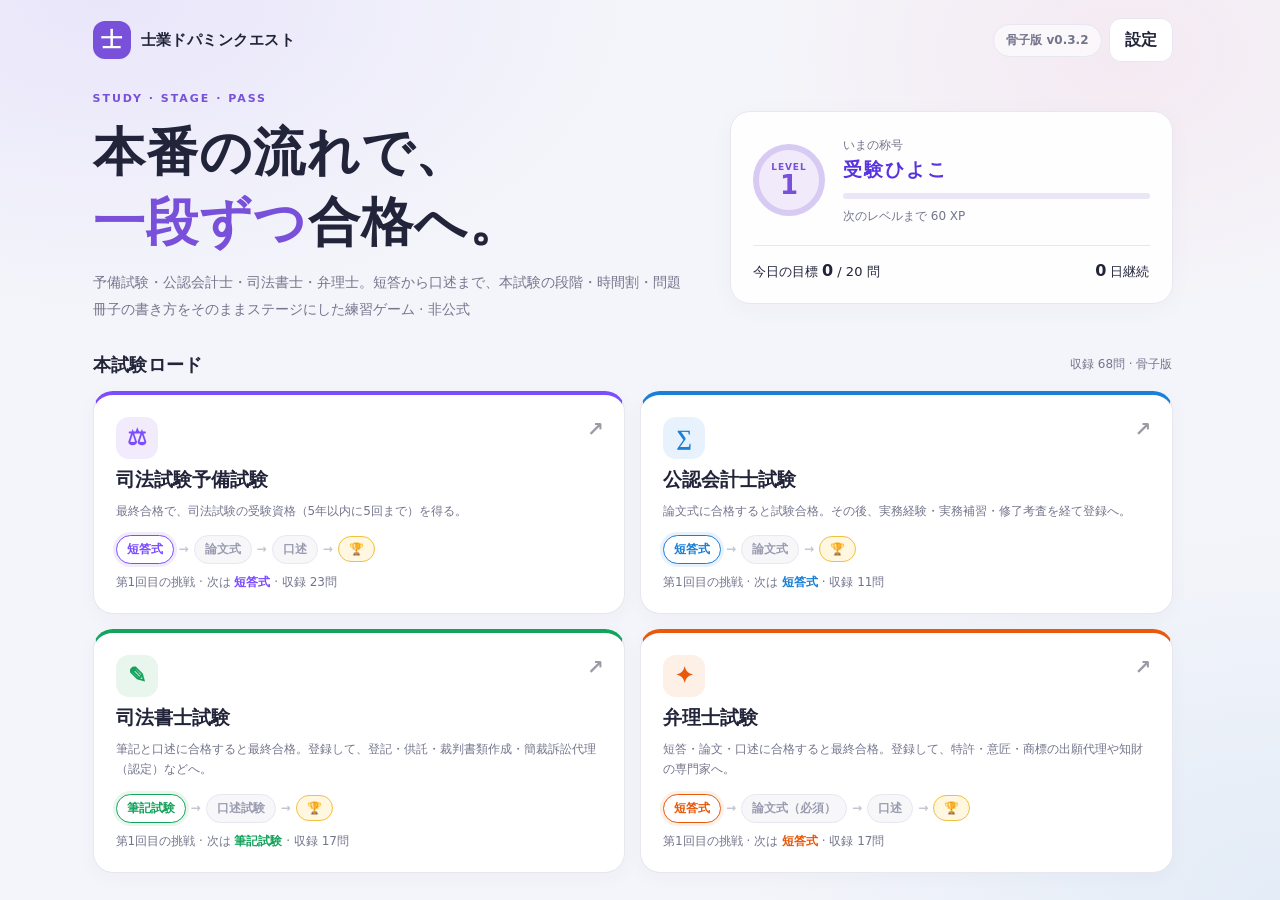
<file: index.html>
<!doctype html>
<html lang="ja">
<head>
<meta charset="utf-8">
<meta name="viewport" content="width=device-width,initial-scale=1,viewport-fit=cover">
<meta name="robots" content="noindex,nofollow,noarchive">
<meta name="color-scheme" content="light">
<meta name="theme-color" content="#f4f5fa">
<meta name="apple-mobile-web-app-capable" content="yes">
<meta name="apple-mobile-web-app-status-bar-style" content="default">
<meta name="apple-mobile-web-app-title" content="士業クエスト">
<title>士業ドパミンクエスト</title>
<link rel="icon" href="icon.svg" type="image/svg+xml">
<link rel="manifest" href="manifest.webmanifest">
<link rel="stylesheet" href="style.css?v=0.3.2">
</head>
<body>
<div id="bg"></div>
<div class="fx-aura" aria-hidden="true"></div>
<canvas id="fx" aria-hidden="true"></canvas>
<div id="app"><noscript><p style="padding:24px">このゲームを遊ぶには JavaScript を有効にしてください。</p></noscript></div>
<div id="flash"></div>
<div id="xpbar" aria-hidden="true"><div class="xin"><span class="xl">Lv.<b>1</b></span><span class="xb"><u></u></span><span class="xg"></span></div></div>
<div id="toast" role="status" aria-live="polite"></div>
<div id="sound-hint">画面をタップすると音が鳴ります</div>
<div id="modal-root"></div>

<script src="js/core.js?v=0.3.2"></script>
<script src="data/exams.js?v=0.3.2"></script>
<script src="data/q-yobi.js?v=0.3.2"></script>
<script src="data/q-cpa.js?v=0.3.2"></script>
<script src="data/q-shoshi.js?v=0.3.2"></script>
<script src="data/q-benri.js?v=0.3.2"></script>
<script src="data/easy.js?v=0.3.2"></script>
<script src="js/store.js?v=0.3.2"></script>
<script src="js/engine.js?v=0.3.2"></script>
<script src="js/fx.js?v=0.3.2"></script>
<script src="js/game.js?v=0.3.2"></script>
</body>
</html>
</file>
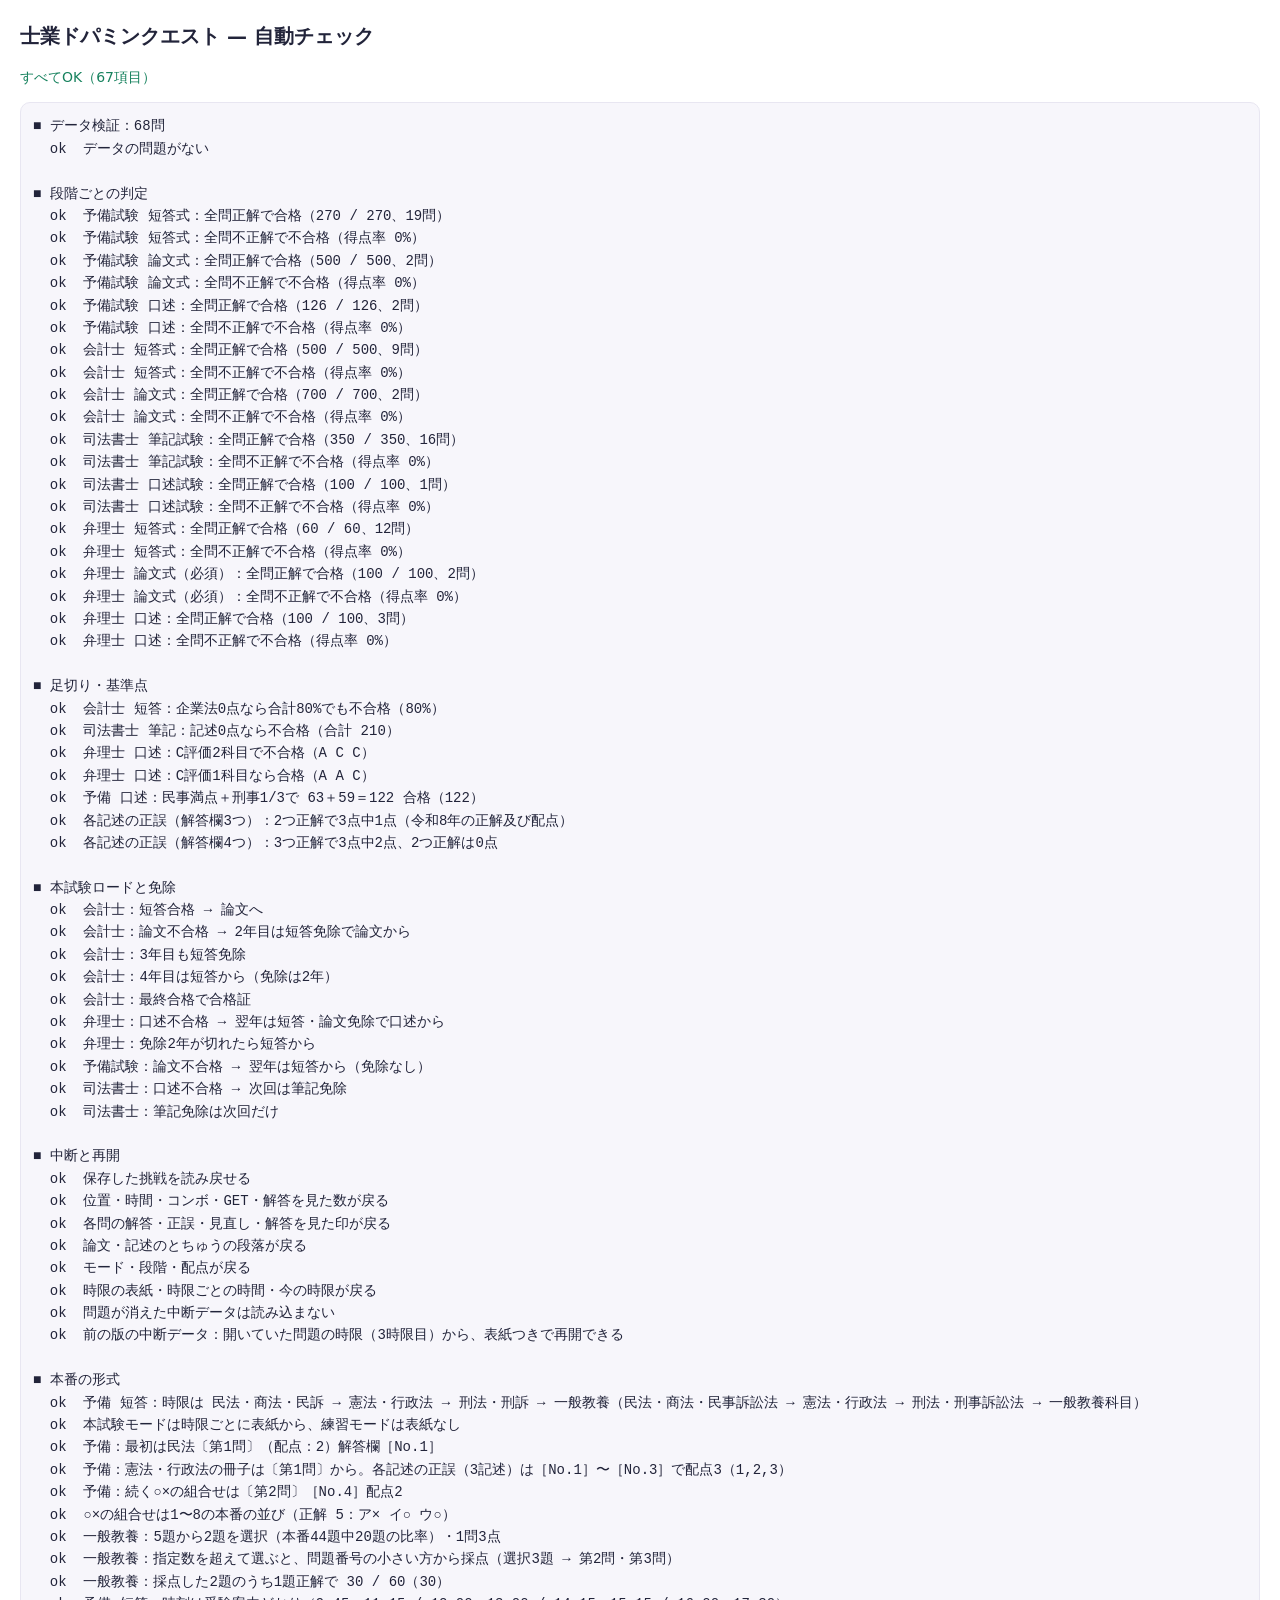
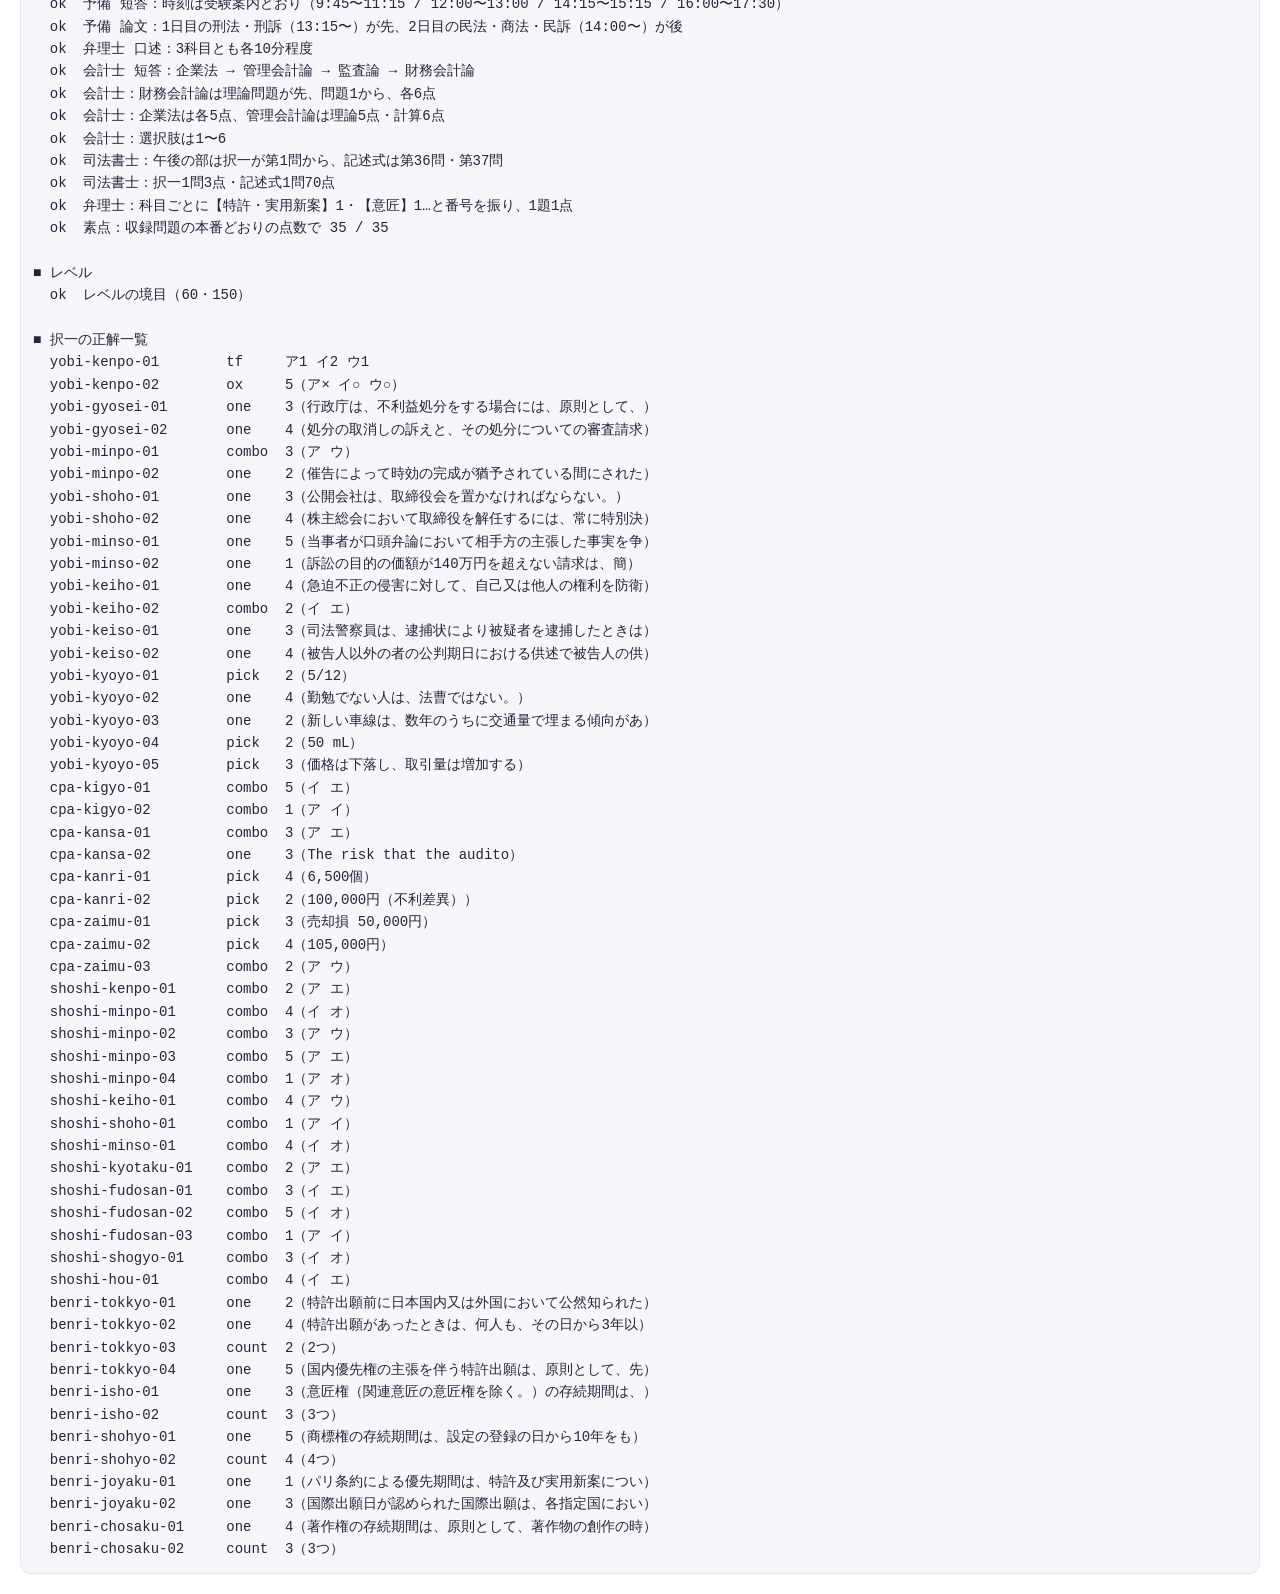
<file: tools/test.html>
<!doctype html>
<html lang="ja">
<head>
<meta charset="utf-8">
<meta name="robots" content="noindex,nofollow,noarchive">
<title>士業クエスト — 自動チェック</title>
<style>body{font:14px/1.6 "BIZ UDPGothic","Yu Gothic UI",system-ui,sans-serif;margin:20px;color:#22243a}h1{font-size:20px}pre{white-space:pre-wrap;background:#f7f6fb;border:1px solid #e8e6f1;border-radius:10px;padding:12px}.ok{color:#17825e}.ng{color:#c0392b;font-weight:700}</style>
</head>
<body>
<h1>士業ドパミンクエスト — 自動チェック</h1>
<p id="sum">実行中…</p>
<pre id="out"></pre>
<script src="../js/core.js"></script>
<script src="../data/exams.js"></script>
<script src="../data/q-yobi.js"></script>
<script src="../data/q-cpa.js"></script>
<script src="../data/q-shoshi.js"></script>
<script src="../data/q-benri.js"></script>
<script src="../data/easy.js"></script>
<script src="../js/store.js"></script>
<script src="../js/engine.js"></script>
<script>
(function () {
  'use strict';
  const out = [], fails = [];
  const log = s => out.push(s);
  const check = (cond, msg) => { if (cond) log('  ok  ' + msg); else { log('  NG  ' + msg); fails.push(msg); } };

  // 記録はテスト用に分ける（本物の記録を汚さない）
  SQ.store.reset();

  /* 1. データ検証 */
  const errs = SQ.validate();
  log('■ データ検証：' + SQ.Q.length + '問');
  errs.forEach(e => log('  NG  ' + e));
  check(errs.length === 0, 'データの問題がない');

  /* 2. 正解を選ぶ・外す関数 */
  function solve(it, good) {
    const q = it.q;
    if (q.sec === 'kyoyo') it.sel = true; // 一般教養は選択欄にもマークする
    if (q.kind === 'mcq') {
      if (q.form === 'tf') it.ans = q.st.map(s => good ? s[2] : !s[2]);
      else { const k = SQ.mcqKey(q); it.ans = good ? k.answer : (k.answer + 1) % k.choices.length; }
      it.score = SQ.judgeMcq(q, it.ans).score;
    } else if (q.kind === 'case') {
      q.steps.forEach((s, i) => {
        const right = s.options.map((o, k) => o[1] ? k : -1).filter(k => k >= 0);
        const wrong = s.options.map((o, k) => o[1] ? -1 : k).filter(k => k >= 0);
        it.stepAns[i] = s.type === 'multi' ? (good ? right : wrong) : (good ? right[0] : wrong[0]);
        it.stepScore[i] = SQ.judgeStep(s, it.stepAns[i]).score;
      });
      it.score = SQ.caseScore(q, it.stepScore);
    } else {
      it.turnScore = q.turns.map(() => good ? 1 : 0);
      it.score = SQ.oralScore(q, it.turnScore);
    }
    it.done = true;
  }

  /* 3. 各段階：全問正解なら合格、全問不正解なら不合格 */
  log('\n■ 段階ごとの判定');
  SQ.EXAMS.forEach(e => e.stages.forEach(s => {
    const good = SQ.newRun({ exam: e.id, stage: s.id, mode: 'practice' });
    good.items.forEach(it => solve(it, true));
    const rg = SQ.evalRun(good);
    check(rg.pass === true && Math.abs(rg.ratio - 1) < 1e-9, e.short + ' ' + s.name + '：全問正解で合格（' + SQ.round1(rg.score) + ' / ' + rg.of + '、' + good.items.length + '問）');
    const bad = SQ.newRun({ exam: e.id, stage: s.id, mode: 'practice' });
    bad.items.forEach(it => solve(it, false));
    const rb = SQ.evalRun(bad);
    check(rb.pass === false && rb.ratio < 0.01, e.short + ' ' + s.name + '：全問不正解で不合格（得点率 ' + Math.round(rb.ratio * 100) + '%）');
  }));

  /* 4. 足切り・基準点 */
  log('\n■ 足切り・基準点');
  (function () {
    const r = SQ.newRun({ exam: 'cpa', stage: 'tanto', mode: 'practice' });
    r.items.forEach(it => solve(it, it.q.sec !== 'kigyo'));
    const res = SQ.evalRun(r);
    check(res.ratio >= 0.7 && res.pass === false, '会計士 短答：企業法0点なら合計80%でも不合格（' + Math.round(res.ratio * 100) + '%）');
  })();
  (function () {
    const r = SQ.newRun({ exam: 'shoshi', stage: 'hikki', mode: 'practice' });
    r.items.forEach(it => solve(it, it.q.sec !== 'kijutsu'));
    const res = SQ.evalRun(r);
    check(res.pass === false, '司法書士 筆記：記述0点なら不合格（合計 ' + SQ.round1(res.score) + '）');
  })();
  (function () {
    const r = SQ.newRun({ exam: 'benri', stage: 'koujutsu', mode: 'practice' });
    r.items.forEach(it => solve(it, it.q.sec === 'tokkyo'));
    const res = SQ.evalRun(r);
    check(res.pass === false && res.abc === 'A C C', '弁理士 口述：C評価2科目で不合格（' + res.abc + '）');
    const r2 = SQ.newRun({ exam: 'benri', stage: 'koujutsu', mode: 'practice' });
    r2.items.forEach(it => solve(it, it.q.sec !== 'shohyo'));
    const res2 = SQ.evalRun(r2);
    check(res2.pass === true && res2.abc === 'A A C', '弁理士 口述：C評価1科目なら合格（' + res2.abc + '）');
  })();
  (function () {
    const r = SQ.newRun({ exam: 'yobi', stage: 'koujutsu', mode: 'practice' });
    r.items.forEach(it => { solve(it, true); if (it.q.sec === 'keiji') { it.turnScore = [1, 0, 0]; it.score = SQ.oralScore(it.q, it.turnScore); } });
    const res = SQ.evalRun(r);
    check(res.pass === true && res.score === 63 + 59, '予備 口述：民事満点＋刑事1/3で 63＋59＝122 合格（' + res.score + '）');
  })();
  (function () {
    const r = SQ.newRun({ exam: 'yobi', stage: 'tanto', mode: 'practice' });
    const tf = r.items.find(it => it.q.form === 'tf');
    tf.ans = tf.q.st.map((s, i) => i === 0 ? !s[2] : s[2]);
    check(Math.abs(SQ.judgeMcq(tf.q, tf.ans).score - 1 / 3) < 1e-9, '各記述の正誤（解答欄3つ）：2つ正解で3点中1点（令和8年の正解及び配点）');
    const four = { kind: 'mcq', form: 'tf', st: [['ア', 'a', true], ['イ', 'b', false], ['ウ', 'c', true], ['エ', 'd', false]] };
    const s3 = SQ.judgeMcq(four, [true, false, true, true]).score, s2 = SQ.judgeMcq(four, [true, true, true, true]).score;
    check(Math.abs(s3 - 2 / 3) < 1e-9 && s2 === 0, '各記述の正誤（解答欄4つ）：3つ正解で3点中2点、2つ正解は0点');
  })();

  /* 5. 本試験ロードと免除 */
  log('\n■ 本試験ロードと免除');
  const P = { pass: true, score: 1, of: 1 }, F = { pass: false, score: 0, of: 1 };
  const st = id => SQ.exam(id).stages[SQ.road(id).stage].id;
  check(SQ.roadApply('cpa', 'tanto', P) === 'next' && st('cpa') === 'ronbun', '会計士：短答合格 → 論文へ');
  SQ.roadApply('cpa', 'ronbun', F);
  check(SQ.road('cpa').year === 2 && st('cpa') === 'ronbun', '会計士：論文不合格 → 2年目は短答免除で論文から');
  SQ.roadApply('cpa', 'ronbun', F);
  check(st('cpa') === 'ronbun', '会計士：3年目も短答免除');
  SQ.roadApply('cpa', 'ronbun', F);
  check(st('cpa') === 'tanto', '会計士：4年目は短答から（免除は2年）');
  check(SQ.roadApply('cpa', 'tanto', P) === 'next' && SQ.roadApply('cpa', 'ronbun', P) === 'final' && SQ.road('cpa').wins === 1, '会計士：最終合格で合格証');

  SQ.roadApply('benri', 'tanto', P); SQ.roadApply('benri', 'ronbun', P); SQ.roadApply('benri', 'koujutsu', F);
  check(st('benri') === 'koujutsu', '弁理士：口述不合格 → 翌年は短答・論文免除で口述から');
  SQ.roadApply('benri', 'koujutsu', F); SQ.roadApply('benri', 'koujutsu', F);
  check(st('benri') === 'tanto', '弁理士：免除2年が切れたら短答から');

  SQ.roadApply('yobi', 'tanto', P); SQ.roadApply('yobi', 'ronbun', F);
  check(st('yobi') === 'tanto' && SQ.road('yobi').year === 2, '予備試験：論文不合格 → 翌年は短答から（免除なし）');

  SQ.roadApply('shoshi', 'hikki', P); SQ.roadApply('shoshi', 'koujutsu', F);
  check(st('shoshi') === 'koujutsu', '司法書士：口述不合格 → 次回は筆記免除');
  SQ.roadApply('shoshi', 'koujutsu', F);
  check(st('shoshi') === 'hikki', '司法書士：筆記免除は次回だけ');

  /* 6. 中断と再開 */
  log('\n■ 中断と再開');
  (function () {
    const r = SQ.newRun({ exam: 'shoshi', stage: 'hikki', mode: 'road' });
    solve(r.items[0], true); solve(r.items[1], false);
    r.items[2].ans = 1; r.items[3].flag = true; r.items[4].revealed = true;
    const kase = r.items.find(it => it.q.kind === 'case');
    kase.step = 2; kase.stepAns = [0, 0]; kase.stepScore = [1, 0];
    r.idx = 5; r.elapsed = 123.4; r.combo = 2; r.get = 7.5; r.peeked = 1; r.interrupted = true;
    r.opened = [true, false]; r.pElapsed = [61.5, 0]; r.curP = 0;
    const saved = JSON.parse(JSON.stringify(SQ.saveRun(r)));
    const back = SQ.loadRun(saved);
    check(!!back && back.items.length === r.items.length, '保存した挑戦を読み戻せる');
    check(back.idx === 5 && back.elapsed === 123.4 && back.combo === 2 && back.get === 7.5 && back.peeked === 1, '位置・時間・コンボ・GET・解答を見た数が戻る');
    check(back.items[0].done && back.items[0].score === 1 && back.items[1].score === 0 && back.items[2].ans === 1 && back.items[3].flag && back.items[4].revealed, '各問の解答・正誤・見直し・解答を見た印が戻る');
    const bk = back.items.find(it => it.q.kind === 'case');
    check(bk.step === 2 && bk.stepScore[0] === 1 && bk.stepAns[1] === 0, '論文・記述のとちゅうの段落が戻る');
    check(back.mode === 'road' && back.stage === 'hikki' && Math.abs(back.items[0].max - r.items[0].max) < 1e-9, 'モード・段階・配点が戻る');
    check(back.opened[0] === true && back.opened[1] === false && back.pElapsed[0] === 61.5 && back.curP === 0, '時限の表紙・時限ごとの時間・今の時限が戻る');
    const broken = JSON.parse(JSON.stringify(saved)); broken.ids[0] = 'no-such-id';
    check(SQ.loadRun(broken) === null, '問題が消えた中断データは読み込まない');
    // 時限のなかった前の版（v0.2.0）の中断データ：開いていた問題の時限から再開できる
    const y = SQ.newRun({ exam: 'yobi', stage: 'tanto', mode: 'road' });
    const old = JSON.parse(JSON.stringify(SQ.saveRun(y)));
    delete old.opened; delete old.pElapsed; delete old.curP;
    old.idx = y.items.findIndex(it => it.pno === 2);
    const ob = SQ.loadRun(old);
    check(!!ob && ob.curP === 2 && ob.opened.join() === 'true,true,false,false' && ob.pElapsed.every(v => v === 0), '前の版の中断データ：開いていた問題の時限（3時限目）から、表紙つきで再開できる');
  })();

  /* 6b. 本番の形式（時限・問題番号・解答欄・配点・一般教養の選択） */
  log('\n■ 本番の形式');
  (function () {
    const y = SQ.newRun({ exam: 'yobi', stage: 'tanto', mode: 'road' });
    check(y.periods.map(p => p.id).join(',') === 'minji,kenko,keiji,kyoyo', '予備 短答：時限は 民法・商法・民訴 → 憲法・行政法 → 刑法・刑訴 → 一般教養（' + y.periods.map(p => p.name).join(' → ') + '）');
    check(y.opened.every(v => v === false) && SQ.newRun({ exam: 'yobi', stage: 'tanto', mode: 'practice' }).opened.every(v => v === true), '本試験モードは時限ごとに表紙から、練習モードは表紙なし');
    const first = y.items[0];
    check(first.q.sec === 'minpo' && first.no === 1 && first.boxes.join() === '1' && first.pts === 2, '予備：最初は民法〔第1問〕（配点：2）解答欄［No.1］');
    const k1 = y.items.find(it => it.id === 'yobi-kenpo-01'), k2 = y.items.find(it => it.id === 'yobi-kenpo-02');
    check(k1.no === 1 && k1.boxes.join() === '1,2,3' && k1.pts === 3, '予備：憲法・行政法の冊子は〔第1問〕から。各記述の正誤（3記述）は［No.1］〜［No.3］で配点3（' + k1.boxes.join(',') + '）');
    check(k2.no === 2 && k2.boxes.join() === '4' && k2.pts === 2, '予備：続く○×の組合せは〔第2問〕［No.4］配点2');
    const key2 = SQ.mcqKey(k2.q);
    check(key2.choices.length === 8 && key2.answer === 4 && key2.choices[4].text === 'ア× イ○ ウ○', '○×の組合せは1〜8の本番の並び（正解 5：' + key2.choices[key2.answer].text + '）');
    const ky = y.items.filter(it => it.q.sec === 'kyoyo');
    check(ky.length >= 5 && y.select.kyoyo === Math.max(1, Math.round(ky.length * 20 / 44)) && ky.every(it => it.pts === 3), '一般教養：' + ky.length + '題から' + y.select.kyoyo + '題を選択（本番44題中20題の比率）・1問3点');
    ky.forEach(it => { it.done = true; it.score = 1; it.ans = 0; });
    ky[0].sel = false; ky[1].sel = true; ky[2].sel = true; ky[3].sel = true; ky[4].sel = false;
    ky[2].score = 0;
    const set = SQ.countedSet(y, 'kyoyo');
    check(set.size === 2 && set.has(ky[1]) && set.has(ky[2]) && !set.has(ky[3]), '一般教養：指定数を超えて選ぶと、問題番号の小さい方から採点（選択3題 → 第' + ky[1].no + '問・第' + ky[2].no + '問）');
    const ry = SQ.evalRun(y), sk = ry.secs.find(s => s.sec.id === 'kyoyo');
    check(Math.abs(sk.ratio - 0.5) < 1e-9 && Math.abs(sk.show - 30) < 1e-9, '一般教養：採点した2題のうち1題正解で 30 / 60（' + SQ.round1(sk.show) + '）');

    check(y.periods.map(p => p.time).join() === '9:45〜11:15,12:00〜13:00,14:15〜15:15,16:00〜17:30', '予備 短答：時刻は受験案内どおり（' + y.periods.map(p => p.time).join(' / ') + '）');
    const yr = SQ.newRun({ exam: 'yobi', stage: 'ronbun', mode: 'road' });
    check(yr.items[0].q.sec === 'keiho' && yr.periods.map(p => p.day + ':' + p.time).join() === '1:13:15〜15:35,2:14:00〜17:30', '予備 論文：1日目の刑法・刑訴（13:15〜）が先、2日目の民法・商法・民訴（14:00〜）が後');
    const ro = SQ.newRun({ exam: 'benri', stage: 'koujutsu', mode: 'road' });
    check(ro.periods.length === 3 && ro.periods.every(p => p.min === 10 && p.approx), '弁理士 口述：3科目とも各10分程度');

    const c = SQ.newRun({ exam: 'cpa', stage: 'tanto', mode: 'road' });
    check(c.periods.map(p => p.id).join(',') === 'kigyo,kanri,kansa,zaimu', '会計士 短答：企業法 → 管理会計論 → 監査論 → 財務会計論');
    const z = c.items.filter(it => it.q.sec === 'zaimu');
    check(z[0].q.form !== 'pick' && z.every((it, i) => it.no === i + 1) && z.every(it => it.pts === 6), '会計士：財務会計論は理論問題が先、問題1から、各6点');
    const kg = c.items.filter(it => it.q.sec === 'kigyo'), km = c.items.filter(it => it.q.sec === 'kanri');
    check(kg.every(it => it.pts === 5) && km.every(it => it.pts === (it.q.form === 'pick' ? 6 : 5)), '会計士：企業法は各5点、管理会計論は理論5点・計算6点');
    check(SQ.mcqKey(kg[0].q).choices.length === 6, '会計士：選択肢は1〜6');

    const s = SQ.newRun({ exam: 'shoshi', stage: 'hikki', mode: 'road' });
    const gogo = s.items.filter(it => it.pno === 1);
    const tak = gogo.filter(it => it.q.kind === 'mcq'), kij = gogo.filter(it => it.q.kind === 'case');
    check(s.periods.map(p => p.name).join() === '午前の部,午後の部' && tak.every((it, i) => it.no === i + 1) && kij.map(it => it.no).join() === '36,37', '司法書士：午後の部は択一が第1問から、記述式は第36問・第37問');
    check(s.items.filter(it => it.q.kind === 'mcq').every(it => it.pts === 3) && kij.every(it => it.pts === 70), '司法書士：択一1問3点・記述式1問70点');

    const b = SQ.newRun({ exam: 'benri', stage: 'tanto', mode: 'road' });
    const bi = b.items.filter(it => it.q.sec === 'isho'), bt = b.items.filter(it => it.q.sec === 'tokkyo');
    check(bt.map(it => it.no).join() === bt.map((x, i) => i + 1).join() && bi[0].no === 1 && b.items.every(it => it.pts === 1), '弁理士：科目ごとに【特許・実用新案】1・【意匠】1…と番号を振り、1題1点');

    const r = SQ.newRun({ exam: 'yobi', stage: 'tanto', mode: 'practice' });
    r.items.forEach(it => solve(it, true));
    const res = SQ.evalRun(r);
    const expMax = r.items.filter(it => it.q.sec !== 'kyoyo').reduce((a, it) => a + it.pts, 0) + r.select.kyoyo * 3;
    check(Math.abs(res.rawMax - expMax) < 1e-9 && Math.abs(res.rawGot - expMax) < 1e-9, '素点：収録問題の本番どおりの点数で ' + res.rawGot + ' / ' + res.rawMax);
  })();

  /* 7. レベル */
  log('\n■ レベル');
  check(SQ.levelOf(0).lv === 1 && SQ.levelOf(59).lv === 1 && SQ.levelOf(60).lv === 2 && SQ.levelOf(150).lv === 3, 'レベルの境目（60・150）');

  /* 8. 正解一覧（目視確認用） */
  log('\n■ 択一の正解一覧');
  SQ.Q.filter(q => q.kind === 'mcq').forEach(q => {
    const k = SQ.mcqKey(q);
    const ans = q.form === 'tf' ? q.st.map(s => s[0] + (s[2] ? '1' : '2')).join(' ') : (k.answer + 1) + '（' + k.choices[k.answer].text.slice(0, 24) + '）';
    log('  ' + q.id.padEnd(20) + ' ' + q.form.padEnd(6) + ' ' + ans);
  });

  SQ.store.reset();
  try { localStorage.removeItem('shigyo-quest-v1'); } catch (e) { /* noop */ }
  document.getElementById('out').textContent = out.join('\n');
  const sum = document.getElementById('sum');
  sum.className = fails.length ? 'ng' : 'ok';
  sum.textContent = fails.length ? 'NG ' + fails.length + '件：' + fails.join(' / ') : 'すべてOK（' + out.filter(s => s.startsWith('  ok')).length + '項目）';
  document.title = (fails.length ? 'NG ' : 'OK ') + document.title;
})();
</script>
</body>
</html>
</file>
<file: style.css>
/* 士業ドパミンクエスト — 簿記ドパミンクエストの白テーマとカードUIに寄せた軽量版。
   動きは transform / opacity だけ。重い filter・backdrop-filter は使わない。 */
:root {
  color-scheme: light;
  --bg: #f4f5fa; --ink: #22243a; --ink2: #3d4260; --dim: #73758c; --line: #e8e6f1; --panel: #fff; --soft: #f7f6fb;
  --pur: #7850da; --pur2: #7c4dff; --pink: #ff3d9a; --gold: #bd7c12; --blue: #1a7fd6; --red: #e5304f; --green: #17825e;
  --ec: #7850da; --et: #f1ebfc;
  --ui: "BIZ UDPGothic", "Yu Gothic UI", "Hiragino Sans", "Meiryo", system-ui, sans-serif;
  --mincho: "Yu Mincho", "YuMincho", "BIZ UDPMincho", "Hiragino Mincho ProN", serif;
  font-size: 16px;
}
* { box-sizing: border-box; margin: 0; padding: 0; }
html, body { height: 100%; overflow: hidden; background: var(--bg); color: var(--ink); font-family: var(--ui); -webkit-font-smoothing: antialiased; -webkit-text-size-adjust: 100%; }
button, input, select, textarea { font: inherit; }
h1, h2, h3, h4, p { margin: 0; }
ul, ol { list-style: none; }

#bg { position: fixed; inset: 0; z-index: 0;
  background: radial-gradient(60vw 50vh at 8% 0%, rgba(124,77,255,.09), transparent 70%),
              radial-gradient(60vw 60vh at 100% 100%, rgba(26,127,214,.08), transparent 70%),
              radial-gradient(40vw 40vh at 88% 6%, rgba(255,79,139,.07), transparent 70%), var(--bg); }
#bg::after { content: ""; position: absolute; inset: 0; opacity: 0; transition: opacity .4s;
  background: linear-gradient(120deg, rgba(255,79,139,.14), rgba(255,194,26,.13), rgba(46,204,113,.11), rgba(41,163,240,.13), rgba(124,77,255,.14)); }
body.fever #bg::after { opacity: 1; animation: feverbg 1.4s ease-in-out infinite alternate; }
@keyframes feverbg { from { opacity: .5; } to { opacity: 1; } }
#app { position: fixed; inset: 0; z-index: 3; }
#fx { position: fixed; inset: 0; width: 100%; height: 100%; z-index: 6; pointer-events: none; }
.fx-aura { position: fixed; inset: 0; z-index: 5; pointer-events: none; opacity: 0; transition: opacity .4s;
  box-shadow: inset 0 0 42px 8px rgba(255,61,154,.32), inset 0 0 110px 16px rgba(124,77,255,.15); }
body.fever .fx-aura { opacity: 1; animation: aura 1.2s ease-in-out infinite alternate; }
@keyframes aura { from { opacity: .4; } to { opacity: 1; } }
#flash { position: fixed; inset: 0; z-index: 10; pointer-events: none; opacity: 0; }
#flash.on { animation: flash .45s ease-out; }
@keyframes flash { from { opacity: .6; } to { opacity: 0; } }

/* ---------- 共通部品 ---------- */
button { cursor: pointer; border: 1px solid var(--line); background: #fff; color: var(--ink); border-radius: 12px; padding: 10px 15px; min-height: 44px; min-width: 44px; font-weight: 700; touch-action: manipulation; transition: border-color .15s, background-color .15s, transform .1s; }
button:hover:not(:disabled) { border-color: #b2a1e6; background: #faf8ff; }
button:active:not(:disabled) { transform: translateY(1px); }
button:focus-visible, input:focus-visible, select:focus-visible, summary:focus-visible { outline: 3px solid #a387ed; outline-offset: 3px; }
button:disabled { opacity: .45; cursor: default; }
button.primary { background: var(--pur); border-color: var(--pur); color: #fff; }
button.primary:hover:not(:disabled) { background: #6940c6; border-color: #6940c6; }
button.small { min-height: 36px; padding: 6px 11px; font-size: 13px; }
button.danger { color: #b63c57; }
input, select { border: 1px solid var(--line); border-radius: 10px; padding: 9px 11px; background: #fff; color: var(--ink); font-size: 16px; }
.shell { height: 100%; overflow-y: auto; overflow-x: hidden; -webkit-overflow-scrolling: touch;
  padding: calc(18px + env(safe-area-inset-top)) max(20px, env(safe-area-inset-right)) calc(30px + env(safe-area-inset-bottom)) max(20px, env(safe-area-inset-left)); scrollbar-gutter: stable; }
.wrap { max-width: 1080px; margin: 0 auto; }
.panel { background: rgba(255,255,255,.95); border: 1px solid var(--line); border-radius: 20px; padding: 22px; box-shadow: 0 5px 25px rgba(51,36,94,.03); min-width: 0; }
.muted { color: var(--dim); font-size: 12px; line-height: 1.7; }
.empty { padding: 18px 4px; }
.kicker { font-size: 11px; letter-spacing: .18em; color: var(--pur); font-weight: 800; margin-bottom: 12px; }
.sub { line-height: 1.9; color: var(--dim); font-size: 14px; margin-top: 12px; }
.sectitle { display: flex; justify-content: space-between; align-items: center; gap: 10px; margin: 30px 0 14px; }
.sectitle h2 { font-size: 18px; letter-spacing: .02em; }
.actions { display: flex; flex-wrap: wrap; gap: 10px; margin-top: 16px; }
.actions.center { justify-content: center; margin: 24px 0 6px; }
.chips { display: flex; flex-wrap: wrap; gap: 6px; margin: 12px 0; }
.chip { font-size: 12px; background: var(--et); border-radius: 9px; padding: 5px 9px; color: var(--ink2); }
.chip b { color: var(--ec); }
.chip i { font-style: normal; color: var(--dim); font-size: 11px; }
.chip.off { background: #f3f3f6; color: #9a9cb0; }
.chip.off b { color: #9a9cb0; }
.foot { margin-top: 36px; padding: 20px 0 4px; color: var(--dim); font-size: 11px; line-height: 1.9; border-top: 1px solid var(--line); }
.foot p + p { margin-top: 6px; }

/* ---------- ヘッダー ---------- */
.hdr { display: flex; align-items: center; justify-content: space-between; gap: 14px; margin-bottom: 30px; }
.brand { display: flex; align-items: center; gap: 10px; border: 0; background: none; padding: 0; font-size: 15px; letter-spacing: .03em; font-weight: 800; }
.brand:hover:not(:disabled) { background: none; }
.mark { width: 38px; height: 38px; border-radius: 12px; background: var(--pur); color: #fff; display: grid; place-items: center; font-size: 21px; font-family: var(--mincho); }
.tools { display: flex; gap: 7px; align-items: center; }
.pill { border: 1px solid var(--line); background: rgba(255,255,255,.6); padding: 7px 12px; border-radius: 30px; font-size: 12px; color: var(--dim); font-weight: 700; }

/* ---------- ホーム ---------- */
.hero { display: grid; grid-template-columns: 1.35fr 1fr; gap: 40px; align-items: center; margin-bottom: 8px; }
.hero h1 { font-size: clamp(30px, 4.2vw, 52px); line-height: 1.35; letter-spacing: .025em; font-weight: 900; }
.hero h1 em { font-style: normal; color: var(--pur); }
.lvtop { display: grid; grid-template-columns: 72px 1fr; gap: 18px; align-items: center; }
.orb { position: relative; background: #f0eafa; border: 6px solid #d7caf3; border-radius: 50%; width: 72px; height: 72px; display: flex; flex-direction: column; align-items: center; justify-content: center; color: var(--pur); }
.orb small { font-size: 9px; letter-spacing: .1em; font-weight: 800; }
.orb b { font-size: 26px; line-height: 1; }
.orb::after { content: ""; position: absolute; inset: -7px; border-radius: 50%; border: 2px solid #b49cf0; opacity: 0; animation: orbping 2.6s ease-out infinite; }
@keyframes orbping { 0% { opacity: .7; transform: scale(.9); } 70%, 100% { opacity: 0; transform: scale(1.32); } }
.lvinfo strong { display: block; font-family: var(--mincho); font-size: 19px; color: #5a33e0; letter-spacing: .1em; margin: 2px 0; }
.meter { height: 6px; background: #ebe6f6; border-radius: 4px; overflow: hidden; margin: 10px 0 6px; }
.meter i { display: block; height: 100%; border-radius: 4px; background: linear-gradient(90deg, #7c4dff, #ff3d9a); transform-origin: left; animation: meterin 1s cubic-bezier(.2,1,.3,1) .2s backwards; }
@keyframes meterin { from { transform: scaleX(0); } }
.goalrow { margin-top: 18px; padding-top: 15px; border-top: 1px solid var(--line); display: flex; justify-content: space-between; gap: 12px; font-size: 13px; }
.goalrow b { font-size: 16px; }
.goalrow.done { color: var(--gold); font-weight: 800; }

.exams { display: grid; grid-template-columns: repeat(2, 1fr); gap: 15px; }
.ecard { position: relative; text-align: left; padding: 22px; border-radius: 20px; display: flex; flex-direction: column; align-items: flex-start; gap: 8px; border-top: 4px solid var(--ec); background: #fff; box-shadow: 0 5px 20px rgba(51,36,94,.03); animation: cardin .5s cubic-bezier(.2,1.3,.4,1) backwards; }
.ecard:hover:not(:disabled) { border-color: var(--line); border-top-color: var(--ec); background: #fff; box-shadow: 0 8px 26px rgba(51,36,94,.08); }
.eicon { width: 42px; height: 42px; display: inline-grid; place-items: center; border-radius: 13px; background: var(--et); color: var(--ec); font-size: 22px; font-family: var(--mincho); flex: 0 0 auto; }
.ename { font-size: 19px; }
.egoal { font-size: 12px; color: var(--dim); line-height: 1.7; font-weight: 400; }
.emeta { font-size: 12px; color: var(--dim); font-weight: 400; }
.emeta b { color: var(--ec); }
.arrow { position: absolute; right: 20px; top: 22px; font-size: 20px; opacity: .45; }
.path { display: flex; flex-wrap: wrap; align-items: center; gap: 5px; margin: 6px 0 2px; }
.node { font-size: 12px; padding: 5px 10px; border-radius: 99px; border: 1px solid var(--line); color: #9a9cb0; background: #f7f7fa; font-weight: 700; }
.node.done { background: var(--ec); border-color: var(--ec); color: #fff; }
.node.ex { background: var(--et); border-color: var(--ec); color: var(--ec); border-style: dashed; }
.node.now { border-color: var(--ec); color: var(--ec); background: #fff; box-shadow: 0 0 0 3px var(--et); animation: nowpulse 1.8s ease-in-out infinite; }
.node.goal { background: #fff7e0; border-color: #f0c040; color: #a86f00; }
.node.goal.won { background: linear-gradient(135deg, #ffc21a, #ff8a3d); color: #3a1e00; border-color: transparent; }
@keyframes nowpulse { 50% { box-shadow: 0 0 0 6px var(--et); } }
.lnk { color: #c3c4d3; font-size: 12px; }
.cards { display: grid; grid-template-columns: repeat(4, 1fr); gap: 13px; }
.card { position: relative; min-height: 150px; text-align: left; padding: 20px; display: flex; flex-direction: column; align-items: flex-start; gap: 8px; border-radius: 19px; box-shadow: 0 5px 20px rgba(51,36,94,.03); animation: cardin .5s cubic-bezier(.2,1.3,.4,1) backwards; }
.card strong { font-size: 16px; }
.card small { font-weight: 400; font-size: 12px; line-height: 1.7; color: var(--dim); }
.card .icon { font-size: 20px; width: 40px; height: 40px; display: grid; place-items: center; border-radius: 13px; background: #f1ebfc; color: var(--pur); }
.card.featured { background: var(--pur); color: #fff; border-color: var(--pur); overflow: hidden; }
.card.featured:hover:not(:disabled) { background: #6940c6; }
.card.featured small { color: #eee6ff; }
.card.featured .icon { background: rgba(255,255,255,.15); color: #fff; }
.card.featured::after { content: ""; position: absolute; inset: 0; background: linear-gradient(105deg, transparent 35%, rgba(255,255,255,.36) 48%, transparent 62%); transform: translateX(-110%); animation: shine 3.4s ease-in-out 1.2s infinite; pointer-events: none; }
@keyframes shine { 0% { transform: translateX(-110%); } 35%, 100% { transform: translateX(110%); } }
.cards .card:nth-child(2) { animation-delay: .05s; } .cards .card:nth-child(3) { animation-delay: .1s; } .cards .card:nth-child(4) { animation-delay: .15s; }
@keyframes cardin { from { opacity: 0; transform: translateY(14px) scale(.96); } }

/* ---------- 本試験ロード ---------- */
.ehero { border-top: 5px solid var(--ec); }
.ehero h1 { display: flex; align-items: center; gap: 12px; font-size: clamp(24px, 3.4vw, 36px); font-weight: 900; }
.ehero .kicker { color: var(--ec); }
.roadline { display: flex; align-items: stretch; gap: 0; overflow-x: auto; margin: 22px 0 12px; padding: 6px 2px 10px; }
.rnode { flex: 0 0 auto; min-width: 104px; border: 1px solid var(--line); border-radius: 16px; padding: 12px 14px; background: #f8f8fb; color: #9a9cb0; display: flex; flex-direction: column; gap: 3px; }
.rnode .rno { font-size: 10px; letter-spacing: .14em; font-weight: 800; }
.rnode b { font-size: 16px; }
.rnode small { font-size: 11px; }
.rnode.done { background: var(--ec); border-color: var(--ec); color: #fff; }
.rnode.ex { background: var(--et); border-color: var(--ec); border-style: dashed; color: var(--ec); }
.rnode.now { background: #fff; border: 2px solid var(--ec); color: var(--ink); box-shadow: 0 0 0 4px var(--et); }
.rnode.now .rno { color: var(--ec); }
.rnode.goal { background: #fffaf0; border-color: #f0d08a; color: #a86f00; }
.rnode.goal.won { background: linear-gradient(135deg, #ffc21a, #ff8a3d); color: #3a1e00; border-color: transparent; }
.rlink { flex: 0 0 22px; align-self: center; height: 3px; background: repeating-linear-gradient(90deg, #cfd0de 0 6px, transparent 6px 10px); }
.roadstat { font-size: 13px; color: var(--ink2); margin-bottom: 14px; }
button.big { display: flex; flex-direction: column; align-items: center; gap: 2px; width: 100%; max-width: 520px; padding: 14px 20px; font-size: 17px; background: var(--ec); border-color: var(--ec); }
button.big:hover:not(:disabled) { filter: brightness(.94); background: var(--ec); border-color: var(--ec); }
button.big small { font-size: 11px; font-weight: 500; opacity: .85; }
.target { display: flex; flex-wrap: wrap; align-items: center; gap: 10px 14px; margin-top: 16px; font-size: 13px; color: var(--ink2); }
.target label { display: flex; align-items: center; gap: 8px; }
.target .soon b { color: var(--red); }
.stages { display: grid; gap: 14px; }
.stage { border-left: 5px solid var(--line); }
.stage.now { border-left-color: var(--ec); }
.stage.done, .stage.ex { border-left-color: var(--ec); opacity: .92; }
.sthead { display: flex; flex-wrap: wrap; align-items: center; gap: 8px 12px; }
.sthead h3 { font-size: 19px; }
.sno { font-size: 10px; letter-spacing: .16em; font-weight: 800; color: var(--ec); }
.when { font-size: 12px; color: var(--dim); }
.stbadge { margin-left: auto; font-size: 11px; font-weight: 800; padding: 4px 10px; border-radius: 99px; background: #f1f1f5; color: var(--dim); }
.stbadge.now { background: var(--et); color: var(--ec); }
.stbadge.done { background: var(--ec); color: #fff; }
.stbadge.ex { background: #fff; color: var(--ec); border: 1px dashed var(--ec); }
.lead { font-size: 14px; line-height: 1.85; color: var(--ink2); margin-top: 10px; }
.rule { font-size: 13px; line-height: 1.7; }
.rule b { color: var(--ec); margin-right: 6px; }
.mini { font-size: 12px; color: var(--dim); margin-top: 6px; line-height: 1.7; }
.facts { margin-top: 12px; border: 1px solid var(--line); border-radius: 12px; background: var(--soft); }
.facts summary { cursor: pointer; padding: 10px 14px; font-size: 13px; font-weight: 700; color: var(--ink2); }
.facts ul { padding: 0 14px 12px 30px; list-style: disc; }
.facts li { font-size: 12px; line-height: 1.8; color: var(--ink2); }
.loglist { display: grid; gap: 10px; }
.logrow { display: flex; flex-wrap: wrap; align-items: center; gap: 6px; font-size: 13px; }
.logrow > b { min-width: 52px; color: var(--ink2); }
.lg { padding: 4px 9px; border-radius: 9px; font-size: 12px; font-weight: 700; }
.lg.ok { background: #e8f6ee; color: #17825e; }
.lg.ng { background: #fff1f3; color: #b44551; }

/* ---------- 挑戦中 ---------- */
.runshell { padding-top: calc(10px + env(safe-area-inset-top)); padding-bottom: 0; }
.runwrap { max-width: 860px; }
.runwrap.docked { max-width: 1240px; }
.runhdr { position: sticky; top: calc(-10px - env(safe-area-inset-top)); z-index: 4; display: flex; flex-wrap: wrap; align-items: center; justify-content: space-between; gap: 6px 14px; padding: 10px 0 8px; background: linear-gradient(var(--bg) 82%, rgba(244,245,250,0)); }
.rl { display: flex; flex-direction: column; min-width: 0; }
.rl b { font-size: 15px; white-space: nowrap; overflow: hidden; text-overflow: ellipsis; }
.rl small { font-size: 11px; color: var(--dim); }
.qno { font-weight: 900; font-size: 13px; color: var(--dim); white-space: nowrap; }
.qno b { font-size: 20px; color: var(--ink); }
.rr .done { font-size: 12px; font-weight: 800; color: var(--dim); white-space: nowrap; }
.rr { display: flex; justify-content: flex-end; align-items: center; gap: 10px; margin-left: auto; }
.get { font-weight: 900; font-size: 12px; letter-spacing: .08em; color: #a86f00; background: #fff6dc; border: 1px solid #f0d08a; padding: 4px 9px; border-radius: 9px; white-space: nowrap; }
.get small { font-size: 10px; margin-left: 1px; }
.get b { font-size: 16px; font-variant-numeric: tabular-nums; display: inline-block; }
.combo { font-weight: 900; font-style: italic; letter-spacing: .06em; color: var(--dim); font-size: 12px; white-space: nowrap; }
.combo b { font-size: 20px; display: inline-block; }
.combo[data-tier="1"] { color: #7c4dff; } .combo[data-tier="2"] { color: #ff7a00; } .combo[data-tier="3"] { color: #ff3d9a; }
.combo[data-tier="3"]::before { content: "🔥"; font-style: normal; }
.bump { animation: bump .32s cubic-bezier(.2,1.6,.4,1); }
@keyframes bump { 0% { transform: scale(1.6); } 100% { transform: scale(1); } }
.secnav { display: flex; gap: 7px; overflow-x: auto; padding-bottom: 8px; margin-bottom: 4px; }
.secnav button { flex: 0 0 auto; font-size: 12px; padding: 8px 12px; min-height: 38px; }
.secnav button.on { background: var(--ec); border-color: var(--ec); color: #fff; }
.secnav small { font-weight: 500; opacity: .8; }
.qnav { display: flex; gap: 6px; overflow-x: auto; padding: 2px 2px 10px; margin-bottom: 8px; }
.qc { flex: 0 0 auto; min-width: 40px; min-height: 40px; padding: 0; border-radius: 11px; font-size: 13px; }
.qc.cur { border: 2px solid var(--ec); color: var(--ec); }
.qc.ok { background: #e8f6ee; border-color: #8fd0ad; color: #17825e; }
.qc.mid { background: #e8f3fd; border-color: #8cc0ee; color: #1a6fb8; }
.qc.ng { background: #fff4e6; border-color: #f3c487; color: #b56a00; }
.qc.flag { background: #fff9e8; border-color: #f0c040; }
.qc.flag::after { content: "⚑"; font-size: 9px; margin-left: 1px; }
.qc.cur.ok, .qc.cur.mid, .qc.cur.ng { border-width: 2px; }
.qpanel { position: relative; background: #fff; border: 1px solid var(--line); border-top: 4px solid var(--ec); border-radius: 20px; padding: 26px; box-shadow: 0 5px 25px rgba(51,36,94,.04); min-width: 0; }
.runwrap.enter .qpanel { animation: qin .35s cubic-bezier(.2,1.2,.4,1) backwards; }
@keyframes qin { from { opacity: 0; transform: translateY(14px); } }

/* 問題と、解答を見たときの解答の列（PCは隣に固定、スマホは問題の下） */
.quizgrid { display: grid; grid-template-columns: minmax(0, 1fr); gap: 16px; align-items: start; }
@media (min-width: 801px) {
  .quizgrid.docked { grid-template-columns: minmax(0, 1fr) 360px; }
  .quizgrid.docked .dock { position: sticky; top: 72px; max-height: calc(100vh - 220px); overflow-y: auto; overscroll-behavior: contain; border-radius: 20px; }
}
.answerdock { border-top: 4px solid var(--ec); padding: 18px; }
.dockhead { display: flex; justify-content: space-between; align-items: center; gap: 10px; margin-bottom: 8px; }
.dockhead h3 { font-size: 17px; }
.answerdock .ans { font-weight: 800; font-size: 14px; line-height: 1.7; margin-bottom: 6px; }
.answerdock .mini { margin-top: 10px; }
.dock, .feedback, #stepcard { scroll-margin-top: 90px; scroll-margin-bottom: 170px; }

/* 直前の問題の正誤（本試験モード） */
.lastjudge { display: flex; flex-wrap: wrap; align-items: center; gap: 6px 10px; margin: 0 0 12px; padding: 9px 12px; border-radius: 14px; font-size: 13px; border: 1px solid; }
.lastjudge.ok { background: #fff1f3; border-color: #ffc2cb; color: #c0182d; }
.lastjudge.part { background: #fff8e1; border-color: #ffe08a; color: #9a6b00; }
.lastjudge.ng { background: #eef8ff; border-color: #b5e2ff; color: #0f6aa8; }
.lastjudge b { font-size: 14px; }
.lastjudge small { font-size: 12px; margin-left: 4px; }
.lastjudge button { margin-left: auto; min-height: 34px; padding: 5px 11px; font-size: 12px; }
.lastans { flex-basis: 100%; order: 3; color: var(--ink); font-size: 12px; line-height: 1.7; user-select: text; }
.runwrap.enter .lastjudge { animation: lastin .4s cubic-bezier(.2,1.4,.4,1) backwards; }
@keyframes lastin { from { opacity: 0; transform: translateY(-8px) scale(.97); } }

/* 下に固定した答案用紙（マークシート）。--mk はその試験の答案用紙のインクの色 */
.markbar { --mk: var(--ec); position: sticky; bottom: 0; z-index: 4; margin: 14px -6px 0; padding: 8px 12px calc(10px + env(safe-area-inset-bottom)); background: rgba(255,255,255,.97); border: 1px solid var(--line); border-bottom: 0; border-radius: 18px 18px 0 0; box-shadow: 0 -8px 26px rgba(51,36,94,.08); display: flex; flex-direction: column; gap: 8px; }
.msheet { border: 1.5px solid var(--mk); border-radius: 10px; padding: 4px 8px 6px; background: #fffdfb; }
.mtitle { font-size: 10.5px; font-weight: 800; letter-spacing: .12em; color: var(--mk); text-align: center; line-height: 18px; }
.marks { display: grid; grid-template-columns: repeat(auto-fit, minmax(176px, 1fr)); gap: 4px 12px; justify-items: center; align-items: center; }
.mrow { display: flex; align-items: center; gap: 6px; justify-content: center; }
.mlab { min-width: 4.2em; display: flex; flex-direction: column; align-items: flex-end; font-size: 12px; font-weight: 900; color: var(--mk); line-height: 1.15; white-space: nowrap; font-variant-numeric: tabular-nums; }
.mlab small { font-size: 10px; font-weight: 700; color: var(--ink2); }
.mb { width: 34px; height: 44px; min-width: 34px; min-height: 44px; padding: 0; border-radius: 50%; font-size: 15px; font-weight: 800; border: 1.6px solid var(--mk); color: var(--mk); background: #fff; font-variant-numeric: tabular-nums; }
.mb.on { background: #2a2a33; border-color: #2a2a33; color: #fff; }
.mb.right { background: #2f9e67; border-color: #2f9e67; color: #fff; }
.mb.wrong { background: #e0803a; border-color: #e0803a; color: #fff; }
.mb.key { box-shadow: inset 0 0 0 3px #2f9e67; color: #2f9e67; border-color: #2f9e67; }
.mb:disabled { opacity: .45; }
.mb.on:disabled, .mb.right:disabled, .mb.wrong:disabled, .mb.key:disabled { opacity: 1; }
.mb.selbox { width: 40px; font-size: 13px; }
.msep { width: 1px; align-self: stretch; background: var(--mk); opacity: .35; margin: 4px 2px; }
.mgroup { display: inline-flex; align-items: center; gap: 5px; padding: 3px 6px 3px 10px; border-radius: 99px; background: var(--soft); }
.mgroup b { color: var(--ec); font-size: 15px; margin-right: 2px; }
.mnav { display: flex; gap: 8px; align-items: center; }
.mnav button { min-height: 48px; white-space: nowrap; }
.mnav .primary { flex: 1; font-size: 16px; }
.mnav button.on { background: #fff6dc; border-color: #f0c040; }
.mhint { flex: 1; text-align: center; color: var(--dim); font-size: 13px; font-weight: 700; }
.mstep { display: flex; gap: 6px; flex-wrap: wrap; justify-content: center; }
.mstep i { font-style: normal; font-size: 11px; font-weight: 800; padding: 4px 9px; border-radius: 99px; background: #f1f1f5; color: #9a9cb0; }
.mstep i.c { background: var(--ec); color: #fff; }
.mstep i.d { background: var(--et); color: var(--ec); }

/* 中断した挑戦 */
.resume { display: flex; flex-wrap: wrap; gap: 12px 16px; justify-content: space-between; align-items: center; background: #fff5dc; border-color: #eed69f; margin: 18px 0; }
.resume strong { font-size: 15px; }
.resume .actions { margin-top: 0; }
.rchips { display: flex; gap: 6px; justify-content: center; flex-wrap: wrap; margin-top: 12px; }
.rchip { font-size: 11px; font-weight: 800; padding: 4px 10px; border-radius: 99px; background: #f3f1f8; color: var(--ink2); border: 1px solid var(--line); }
.peek { font-style: normal; font-size: 10px; padding: 2px 6px; border-radius: 6px; background: #fff6dc; color: #a86f00; margin-left: 4px; font-weight: 800; }
body.fever .qpanel { border-color: #ff9cc4; border-top-color: #ff3d9a; box-shadow: 0 0 0 3px rgba(255,61,154,.14), 0 5px 25px rgba(51,36,94,.04); }
.wobble { animation: wobble .6s cubic-bezier(.3,1.6,.5,1); }
@keyframes wobble { 20% { transform: scale(1.01,.98) rotate(-.6deg); } 40% { transform: scale(.99,1.02) rotate(.5deg); } 60% { transform: rotate(-.3deg); } }
.qtag { font-size: 11px; color: var(--ec); letter-spacing: .05em; font-weight: 800; margin-bottom: 8px; }
.qtitle { font-size: 21px; margin-bottom: 14px; line-height: 1.5; }
.qtext { font-size: 16px; line-height: 1.95; user-select: text; }
.qtext.en { font-family: "Segoe UI", system-ui, var(--ui); }
.qtext.small { font-size: 13px; line-height: 1.85; color: var(--ink2); margin-bottom: 10px; }
/* かんたんに言うと（いつも表示） */
.easy { margin: 14px 0 4px; border: 1px solid #cfe8d4; background: #f2faf3; border-radius: 14px; padding: 10px 14px 12px; }
.easy .eh { font-size: 13px; font-weight: 800; color: #1d7340; margin-bottom: 4px; }
.easy p:not(.eh) { font-size: 15px; line-height: 1.85; color: #20402b; user-select: text; }
.easy.small { margin: 0 0 10px; }
.easy.small p:not(.eh) { font-size: 13px; }
.stl { margin: 18px 0 6px; display: grid; gap: 8px; }
.stl li { border: 1px solid var(--line); border-radius: 14px; padding: 12px 14px; background: var(--soft); }
.sttext { display: flex; gap: 10px; font-size: 15px; line-height: 1.85; user-select: text; }
.sttext b { flex: 0 0 auto; min-width: 1.6em; color: var(--ec); }
.stl.tf li.ok { background: #f0f9f5; border-color: #9fd6b8; }
.stl.tf li.ng { background: #fff7ef; border-color: #f0c99a; }
.tfbtns { display: flex; gap: 8px; margin-top: 10px; padding-left: 2.2em; }
.tfb { flex: 0 1 140px; font-size: 14px; min-height: 42px; }
.tfb.on { border: 2px solid var(--ec); background: var(--et); color: var(--ec); }
.stnote { margin-top: 8px; padding-left: 2.2em; font-size: 13px; line-height: 1.8; color: var(--ink2); }
.choices { display: grid; gap: 9px; margin-top: 18px; }
.choices.short { grid-template-columns: repeat(auto-fill, minmax(150px, 1fr)); }
.choice { text-align: left; display: flex; gap: 12px; align-items: center; font-weight: 500; line-height: 1.75; padding: 11px 14px; }
.choice b { flex: 0 0 auto; border-radius: 8px; background: #f3f1f8; padding: 2px 10px; color: var(--ec); font-weight: 900; }
.choice span { user-select: text; }
.choice.sel { border: 2px solid var(--ec); background: var(--et); }
.choice.sel b { background: var(--ec); color: #fff; }
.choice.right { border: 2px solid #3fb57a; background: #effaf4; opacity: 1; }
.choice.right b { background: #3fb57a; color: #fff; }
.choice.wrong { border: 2px solid #f0a35a; background: #fff6ec; opacity: 1; }
.choices .choice:disabled { opacity: .7; }
.choices .choice.right:disabled, .choices .choice.wrong:disabled { opacity: 1; }
@keyframes selpop { 0% { transform: scale(.97); } 60% { transform: scale(1.015); } 100% { transform: none; } }
.qactions { display: flex; flex-wrap: wrap; justify-content: flex-end; gap: 9px; margin-top: 20px; }
.qactions .primary { min-width: 150px; }
.qactions button.on { background: #fff6dc; border-color: #f0c040; }
.fbhost { position: relative; }
.feedback { position: relative; margin-top: 20px; padding: 18px 20px; background: #f0f9f5; border: 1px solid #cde5d8; border-radius: 15px; line-height: 1.8; }
.feedback.wrong { background: linear-gradient(135deg, #fffbea, #eef9ff); border-color: #ffd99a; }
.feedback h4 { font-size: 18px; margin-bottom: 8px; padding-right: 90px; min-height: 30px; }
.feedback .ans { font-weight: 700; font-size: 14px; margin-bottom: 8px; }
.notes { display: grid; gap: 6px; margin: 8px 0; }
.notes li { font-size: 13px; line-height: 1.75; display: flex; gap: 8px; align-items: baseline; user-select: text; }
.notes li > b { flex: 0 0 auto; min-width: 2em; color: var(--ec); }
.tfmark { flex: 0 0 auto; font-weight: 900; }
.tfmark.o { color: #17825e; } .tfmark.x { color: #c0392b; }
.exp { font-size: 14px; line-height: 1.85; margin-top: 8px; user-select: text; }
.fl { font-size: 12px; font-weight: 800; color: var(--ec); margin-top: 6px; }
.model { white-space: normal; font-family: var(--mincho); font-size: 14px; line-height: 2; background: #fff; border: 1px solid var(--line); border-radius: 12px; padding: 12px 14px; margin-top: 6px; user-select: text; }

/* ハンコ */
.stamp { position: absolute; right: 12px; top: 10px; width: 80px; height: 80px; border-radius: 50%; display: grid; place-items: center; color: #d7263d; border: 4px solid currentColor; box-shadow: inset 0 0 0 3px rgba(255,255,255,.9), inset 0 0 0 5px currentColor; font-weight: 900; font-size: 19px; opacity: .9; transform: rotate(-14deg); pointer-events: none; mix-blend-mode: multiply; animation: hanko .44s cubic-bezier(.2,1.5,.35,1) both; z-index: 1; }
.stamp b { white-space: nowrap; line-height: 1; }
.stamp.ng { color: #ff8a00; font-size: 15px; animation-name: hankopop; }
@keyframes hanko { 0% { opacity: 0; transform: scale(3) rotate(-34deg); } 46% { opacity: 1; transform: scale(.86) rotate(-10deg); } 70% { transform: scale(1.07) rotate(-16deg); } 100% { opacity: .9; transform: scale(1) rotate(-14deg); } }
@keyframes hankopop { 0% { opacity: 0; transform: scale(.3) rotate(-30deg); } 55% { opacity: 1; transform: scale(1.18) rotate(-8deg); } 75% { transform: scale(.94) rotate(-16deg); } 100% { opacity: .9; transform: scale(1) rotate(-14deg); } }

/* 論文・記述 */
.factbox { background: #fffdf6; border: 1px solid #efe4c4; border-radius: 14px; padding: 14px 16px; font-size: 15px; line-height: 1.95; user-select: text; }
.factbox .fl { color: #a86f00; margin-top: 4px; }
.factbox .fl:first-child { margin-top: 0; }
.factbox.small { font-size: 14px; margin-top: 12px; }
.stepper { display: flex; flex-wrap: wrap; gap: 6px; margin: 16px 0 10px; }
.stp { font-size: 12px; font-weight: 800; padding: 5px 11px; border-radius: 99px; background: #f1f1f5; color: #9a9cb0; }
.stp.cur { background: var(--ec); color: #fff; }
.stp.done { background: var(--et); color: var(--ec); }
.stepcard { position: relative; border: 1px solid var(--line); border-radius: 16px; padding: 16px; background: var(--soft); }
.prompt { font-size: 15px; line-height: 1.8; margin-bottom: 12px; font-weight: 700; padding-right: 76px; }
.prompt b { color: var(--ec); margin-right: 8px; }
.prompt small { display: block; font-size: 11px; color: var(--dim); font-weight: 500; }
.opts { display: grid; gap: 8px; }
.opt { display: flex; gap: 12px; align-items: flex-start; text-align: left; font-weight: 500; line-height: 1.75; padding: 11px 14px; }
.opt .box { flex: 0 0 auto; width: 20px; height: 20px; margin-top: 4px; border: 2px solid #c9c2e0; border-radius: 6px; background: #fff; position: relative; }
.opts.one .box, .opt.one .box { border-radius: 50%; }
.opt.on { border: 2px solid var(--ec); background: var(--et); }
.opt.on .box { border-color: var(--ec); background: var(--ec); box-shadow: inset 0 0 0 3px #fff; }
.opt.right { border: 2px solid #3fb57a; background: #effaf4; }
.opt.right .box { border-color: #3fb57a; background: #3fb57a; box-shadow: inset 0 0 0 3px #fff; }
.opt.wrong { border: 2px solid #f0a35a; background: #fff6ec; }
.opt.missed { border: 2px dashed #3fb57a; }
.opt:disabled { opacity: .78; }
.opt.right:disabled, .opt.wrong:disabled, .opt.missed:disabled { opacity: 1; }
.otext { display: flex; flex-direction: column; gap: 4px; user-select: text; }
.onote { font-size: 12px; color: var(--ink2); line-height: 1.7; }
.sheet { margin-top: 18px; border-radius: 14px; border: 1px solid #e6e0cc; padding: 14px 18px 16px;
  background: repeating-linear-gradient(#fffef9 0 33px, #e9e4d3 33px 34px); font-family: var(--mincho); }
.paperhead { font-family: var(--ui); font-size: 11px; letter-spacing: .14em; font-weight: 800; color: #a89f80; line-height: 20px; }
.sheet p { display: flex; gap: 12px; align-items: flex-start; font-size: 14px; line-height: 34px; }
.sheet p b { flex: 0 0 6em; font-family: var(--ui); font-size: 12px; line-height: 17px; min-height: 34px; display: flex; align-items: center; color: var(--ec); }
.sheet p .mk { line-height: 34px; }
.sheet p .sl { flex: 1; min-width: 0; line-height: 34px; }
.sheet .blank { color: #b9b29a; font-size: 13px; }
.mk { font-weight: 900; flex: 0 0 auto; font-family: var(--ui); }
.mk.ok { color: #17825e; } .mk.mid { color: #1a6fb8; } .mk.ng { color: #c0392b; }

/* ---------- 本番の問題冊子 ---------- */
.book { position: relative; margin-top: 12px; padding: 22px 22px 20px; background: #fffefb; color: #141414; border: 1px solid #e4e0d4; border-radius: 4px; box-shadow: 0 1px 0 #efebe0, 0 8px 20px rgba(0,0,0,.035);
  font-family: var(--mincho); font-size: 15.5px; line-height: 1.95; user-select: text; font-feature-settings: "palt" 0; }
.book .bh { font-family: var(--ui); font-weight: 800; font-size: 15px; line-height: 1.6; margin-bottom: 4px; letter-spacing: .02em; }
.book .bh small { font-weight: 700; font-size: 13px; margin-left: .4em; }
.book .bpts { font-weight: 500; }
.bsec { font-family: var(--ui); font-weight: 800; font-size: 14px; margin-bottom: 14px; }
.bsec small { display: block; font-weight: 600; font-size: 11px; color: var(--dim); margin-top: 2px; }
.bq { margin-bottom: 6px; }
.bstem { text-indent: 1em; }
.bstem.en { font-family: "Times New Roman", "Segoe UI", serif; text-indent: 0; }
.st-shoshi .bq, .st-cpa .bq { display: flex; gap: .9em; align-items: flex-start; }
.st-shoshi .bstem, .st-cpa .bstem { text-indent: 0; flex: 1; min-width: 0; }
.bno { font-family: var(--ui); font-weight: 900; flex: 0 0 auto; white-space: nowrap; }
.qbox { flex: 0 0 auto; font-family: var(--ui); font-weight: 800; font-size: 14px; border: 1.5px solid #141414; padding: 0 .45em; line-height: 1.7; margin-top: .2em; white-space: nowrap; }
.runhead { display: table; margin: -6px auto 14px; font-family: var(--ui); font-size: 13px; font-weight: 600; border: 1.5px solid #141414; padding: 2px 12px; letter-spacing: .04em; }
.st-benri .bstem { margin-top: 6px; }
.bsts { display: grid; gap: 2px; margin: 8px 0 4px; padding-left: 1em; }
.st-shoshi .bsts, .st-cpa .bsts { padding-left: 3.2em; }
.st-benri .bsts { padding-left: 0; gap: 12px; margin-top: 14px; }
.bst { display: flex; gap: .35em; align-items: flex-start; border-radius: 4px; }
.bl { flex: 0 0 auto; min-width: 1.6em; }
.st-shoshi .bl { min-width: 2em; }
.st-benri .bl { min-width: 2.2em; }
.bt { flex: 1; min-width: 0; }
.bbox { white-space: nowrap; margin-left: .3em; font-family: var(--ui); font-weight: 600; font-size: .92em; }
.bres { display: block; font-family: var(--ui); font-size: 12px; font-weight: 800; margin-top: 2px; }
.bres.ok { color: #17825e; } .bres.ng { color: #c05a00; }
.bst.ok { background: #f1faf5; } .bst.ng { background: #fff6ee; }
.bchs { margin: 10px 0 2px; font-variant-numeric: tabular-nums; }
.bchs.lay-row { display: flex; flex-wrap: wrap; gap: 4px 2.2em; padding-left: 0; }
.st-shoshi .bchs.lay-row, .st-cpa .bchs.lay-row { padding-left: 3.6em; }
.bchs.lay-grid3 { display: grid; grid-template-columns: repeat(3, minmax(0, max-content)); gap: 2px 2.4em; padding-left: 1em; }
.bchs.lay-col { display: grid; gap: 4px; padding-left: 1em; }
.st-benri .bchs.lay-col { padding-left: 0; }
.bch { display: inline-flex; gap: .3em; align-items: baseline; border-radius: 4px; padding: 0 3px; }
.bchs.lay-row .bch, .bchs.lay-grid3 .bch { white-space: nowrap; }
.bch b { font-weight: 500; flex: 0 0 auto; }
.bch.sel, .bst.sel { background: #f1ecff; box-shadow: inset 0 -2px 0 var(--ec); }
.bch.key, .bst.key { background: #e8f6ee; box-shadow: inset 0 0 0 1.5px #8fd0ad; }
.bch.mine, .bst.mine { background: #fff1e4; box-shadow: inset 0 0 0 1.5px #f3c487; }
.bch.key::after, .bst.key > .bt::after { content: "正解"; font-family: var(--ui); font-size: 10px; font-weight: 800; color: #17825e; margin-left: .5em; }
.bch.mine::after, .bst.mine > .bt::after { content: "あなた"; font-family: var(--ui); font-size: 10px; font-weight: 800; color: #b56a00; margin-left: .5em; }
.bcase { margin-top: 4px; }
.bcase .fl { font-family: var(--ui); color: #141414; font-size: 13px; margin-top: 8px; }
.bcase .fl:first-child { margin-top: 0; }
.kind-mcq .easy, .kind-case .easy { margin-top: 8px; }
.qpanel.covering { padding: 18px; }

/* 表紙（時限の始めの注意事項） */
.cover { text-align: center; padding: 30px 26px 26px; }
.cvtop { font-size: 13px; color: #555; letter-spacing: .06em; }
.cvtitle { font-family: var(--mincho); font-size: 30px; letter-spacing: .3em; margin: 12px 0 4px; font-weight: 600; }
.cvsub { font-family: var(--mincho); font-size: 21px; letter-spacing: .12em; }
.cvstep { display: inline-block; margin-top: 10px; font-family: var(--ui); font-size: 12px; font-weight: 800; color: var(--ec); background: var(--et); padding: 3px 12px; border-radius: 99px; }
.cvbox { text-align: left; border: 1.5px solid #141414; margin: 20px auto 0; max-width: 640px; padding: 12px 18px 14px; }
.cvh { text-align: center; font-family: var(--ui); font-weight: 800; letter-spacing: .5em; margin-bottom: 6px; }
.cvbox ol { list-style: none; counter-reset: cv; display: grid; gap: 6px; }
.cvbox li { counter-increment: cv; position: relative; padding-left: 2.2em; font-size: 14.5px; line-height: 1.85; }
.cvbox li::before { content: "(" counter(cv) ")"; position: absolute; left: 0; font-family: var(--ui); font-size: 13px; }
.cvtime { margin-top: 14px; font-family: var(--ui); font-weight: 800; font-size: 14px; }

/* 時限の切り替え */
.pnav { display: flex; gap: 7px; overflow-x: auto; padding-bottom: 8px; margin-bottom: 2px; }
.pnav button { flex: 0 0 auto; display: flex; flex-direction: column; align-items: flex-start; gap: 1px; font-size: 12.5px; font-weight: 800; padding: 7px 12px; min-height: 44px; text-align: left; }
.pnav button small { font-size: 10.5px; font-weight: 600; opacity: .8; }
.pnav button.on { background: var(--ec); border-color: var(--ec); color: #fff; opacity: 1; }
.pnav button.past { background: #eef6f1; border-color: #b9dcc8; color: #2b6e4b; }
.pnav button.lock { background: #f4f4f7; color: #9a9cb0; }
.pnav button:disabled { opacity: 1; cursor: default; }
.qc.picked { box-shadow: inset 0 -3px 0 var(--ec); }

/* 司法書士 記述式の答案用紙（欄ごとの表） */
.ansgrid { margin-top: 18px; border: 2px double #7a7a7a; padding: 8px 10px 10px; background: #fff; font-family: var(--mincho); }
.ansgrid table { width: 100%; border-collapse: collapse; font-size: 14px; }
.ansgrid th { width: 9.5em; text-align: left; vertical-align: top; font-family: var(--ui); font-size: 12px; font-weight: 700; border: 1px solid #555; padding: 7px 8px; background: #fafafa; line-height: 1.5; }
.ansgrid th small { display: block; font-size: 10.5px; color: var(--dim); font-weight: 600; }
.ansgrid td { border: 1px solid #555; padding: 7px 10px; line-height: 1.8; min-height: 2.2em; white-space: pre-wrap; }
.ansgrid tr.todo td { background: repeating-linear-gradient(-45deg, #fff 0 6px, #f6f6f6 6px 7px); }
.sym { display: inline-block; min-width: 1.6em; font-family: var(--mincho); font-weight: 700; color: var(--ec); }
.sheet.cbt { background: repeating-linear-gradient(#fff 0 33px, #e3e7ef 33px 34px); border-color: #cdd5e3; font-family: var(--ui); }
.sheet.cbt .paperhead { color: #6d7b96; }

/* 結果：時限ごとの時間 */
.ttable { padding: 6px 4px; overflow-x: auto; }
.ttable table { width: 100%; border-collapse: collapse; font-size: 13px; }
.ttable th { font-size: 11px; color: var(--dim); text-align: left; padding: 6px 10px; border-bottom: 1px solid var(--line); white-space: nowrap; }
.ttable td { padding: 9px 10px; border-bottom: 1px solid var(--line); vertical-align: top; line-height: 1.5; }
.ttable tr:last-child td { border-bottom: 0; }
.ttable td small { display: block; font-size: 11px; color: var(--dim); }
.ttable td.fast { color: #17825e; font-weight: 800; }
.ttable td.slow { color: #c05a00; font-weight: 800; }
.scorehint { font-size: 11px; color: var(--dim); margin-top: -2px; }
.peek.off { background: #f1f1f5; color: #8a8ca0; }
.timeline { color: var(--ink2); }
.timeline b { color: var(--ec); margin-right: 4px; }

/* 口述 */
.oral { display: flex; flex-direction: column; gap: 12px; }
.examiners { display: flex; align-items: center; gap: 12px; }
.ex { width: 58px; height: 58px; border-radius: 50%; display: grid; place-items: center; font-weight: 900; font-size: 13px; color: #fff; background: #8a8fa8; flex: 0 0 auto; transition: transform .2s; }
.ex.main { background: #3d4260; }
.ex.sub { background: #8a8fa8; }
.ex.talk { transform: scale(1.08); box-shadow: 0 0 0 4px var(--et); }
.turnno { font-size: 12px; font-weight: 800; color: var(--dim); letter-spacing: .1em; }
.turnhead { display: flex; align-items: center; gap: 12px; margin-top: 4px; scroll-margin-top: 96px; }
.examiners.small .ex { width: 44px; height: 44px; font-size: 12px; }
.kind-oral .factbox.small { margin: 12px 0 14px; }
.bubble { position: relative; border-radius: 16px; padding: 13px 16px; font-size: 16px; line-height: 1.85; background: #f1f2f8; border: 1px solid #e1e3ee; max-width: 92%; user-select: text; }
.bubble.sub, .bubble.react { animation: qin .3s cubic-bezier(.2,1.2,.4,1) backwards; }
.bubble.main { align-self: flex-start; }
.bubble.sub { align-self: flex-start; background: #fff7e6; border-color: #f2d59a; margin-left: 24px; }
.bubble.react { background: #eef8f2; border-color: #c8e6d4; }
.turnlist { display: grid; gap: 8px; }
.turnlist li { display: flex; gap: 10px; font-size: 14px; line-height: 1.7; }

/* ---------- 結果 ---------- */
.rhero { text-align: center; padding: 30px 20px 26px; position: relative; overflow: hidden; border-top: 5px solid var(--ec); }
.rank { display: block; font-size: clamp(88px, 22vw, 136px); font-weight: 900; font-style: italic; line-height: 1; margin: 4px auto; --rc: #7c4dff; color: #fff;
  text-shadow: 4px 0 0 var(--rc), -4px 0 0 var(--rc), 0 4px 0 var(--rc), 0 -4px 0 var(--rc), 3px 3px 0 var(--rc), -3px -3px 0 var(--rc), 3px -3px 0 var(--rc), -3px 3px 0 var(--rc), 0 10px 0 rgba(40,20,80,.16);
  animation: rankslam .6s cubic-bezier(.2,1.5,.3,1) .2s both; }
.rank.r-S { --rc: #ff9500; } .rank.r-A { --rc: #ff3d9a; } .rank.r-B { --rc: #1a7fd6; } .rank.r-C { --rc: #15a35c; } .rank.r-D { --rc: #8a8fa8; }
@keyframes rankslam { 0% { opacity: 0; transform: scale(2.4) rotate(-8deg); } 60% { opacity: 1; transform: scale(.94) rotate(-3deg); } 100% { opacity: 1; transform: scale(1) rotate(-3deg); } }
.score b { font-size: 58px; font-weight: 900; color: var(--ec); font-variant-numeric: tabular-nums; line-height: 1.2; }
.score b.abc { letter-spacing: .2em; }
.score small { font-size: 18px; color: var(--dim); }
.passbar { position: relative; height: 12px; border-radius: 9px; background: #efeaf8; margin: 30px auto 10px; max-width: 440px; }
.passbar i { position: absolute; inset: 0; border-radius: 9px; background: linear-gradient(90deg, var(--ec), #ff3d9a); transform-origin: left; transform: scaleX(0); transition: transform 1s cubic-bezier(.2,1,.3,1); }
.passbar i.go { transform: scaleX(var(--w)); }
.passbar em { position: absolute; top: -7px; bottom: -7px; width: 3px; margin-left: -1px; border-radius: 2px; background: #e0283c; }
.passbar em::after { content: attr(data-l); position: absolute; bottom: 100%; left: 50%; transform: translateX(-50%); margin-bottom: 3px; font-size: 10px; font-weight: 900; color: #e0283c; white-space: nowrap; font-style: normal; }
.seal { position: absolute; right: 18px; top: 18px; width: 100px; height: 100px; border-radius: 50%; display: grid; place-items: center; color: #d7263d; border: 5px solid currentColor; box-shadow: inset 0 0 0 4px rgba(255,255,255,.9), inset 0 0 0 7px currentColor; font-size: 28px; font-weight: 900; letter-spacing: .04em; opacity: 0; transform: rotate(-12deg); pointer-events: none; mix-blend-mode: multiply; }
.seal.fail { color: #7a7f9a; font-size: 22px; }
.seal.go { opacity: .92; animation: hanko .5s cubic-bezier(.2,1.5,.35,1) both; }
.rankmsg { font-family: var(--mincho); letter-spacing: .12em; color: #4a4e6a; font-size: 14px; margin-top: 10px; line-height: 1.8; }
.roadmsg { margin: 14px 0; border-radius: 18px; padding: 18px 20px; border: 1px solid var(--line); background: #fff; }
.roadmsg > b { font-size: 18px; font-weight: 900; letter-spacing: .06em; }
.roadmsg p { font-size: 14px; line-height: 1.8; margin-top: 6px; color: var(--ink2); }
.roadmsg.ok { border-color: #9fd6b8; background: #f0f9f5; }
.roadmsg.ok > b { color: #17825e; }
.roadmsg.final { border: 0; background: linear-gradient(135deg, #fff1c9, #ffd9ec 55%, #e7ddff); }
.roadmsg.final > b { color: #a0521b; font-size: 21px; }
.roadmsg.fail { background: linear-gradient(135deg, #fffbea, #eef9ff); border-color: #ffd99a; }
.summary { display: grid; grid-template-columns: repeat(4, 1fr); gap: 12px; margin: 14px 0; }
.stat { text-align: center; padding: 16px 8px; animation: cardin .5s cubic-bezier(.2,1.3,.4,1) backwards; }
.stat small { display: block; font-size: 11px; color: var(--dim); }
.stat strong { display: block; font-size: 26px; color: var(--pur); font-variant-numeric: tabular-nums; }
.stat strong small { display: inline; font-size: 13px; }
.stat.xp strong { color: #e08600; }
.secrows { display: grid; gap: 14px; }
.secrow { display: grid; grid-template-columns: 1fr auto; gap: 4px 10px; align-items: baseline; font-size: 14px; }
.secrow b { font-variant-numeric: tabular-nums; }
.secrow.off { color: #9a9cb0; }
.secrow.bad b { color: #c0392b; }
.secbar { grid-column: 1 / -1; position: relative; height: 7px; border-radius: 9px; background: #efeaf8; }
.secbar u { position: absolute; inset: 0; border-radius: 9px; background: linear-gradient(90deg, var(--ec), #29a3f0); transform-origin: left; transform: scaleX(0); transition: transform .8s cubic-bezier(.2,1,.3,1) .3s; }
.secbar u.go { transform: scaleX(var(--w)); }
.secbar em { position: absolute; top: -4px; bottom: -4px; width: 2px; background: #e0283c; border-radius: 2px; }
.badtxt { grid-column: 1 / -1; color: #c0392b; font-size: 11px; font-weight: 700; }
.notesbox { margin: 12px 0; padding: 12px 16px 12px 30px; list-style: disc; background: #f4efff; border: 1px solid #e1d7f5; border-radius: 12px; }
.notesbox li { font-size: 13px; line-height: 1.8; }
.reviews { display: grid; gap: 9px; }
.review { padding: 0; }
.review summary { cursor: pointer; display: flex; align-items: center; gap: 10px; padding: 14px 16px; min-height: 48px; }
.review summary small { margin-left: auto; color: var(--dim); font-size: 11px; white-space: nowrap; }
.rvno { font-weight: 900; color: var(--dim); font-size: 12px; }
.rvt { font-weight: 700; font-size: 14px; }
.rvbody { padding: 0 18px 16px; }
.rvbody .ans { font-size: 13px; font-weight: 700; line-height: 1.8; margin: 6px 0; }
.rvstep { border-top: 1px dashed var(--line); padding-top: 8px; margin-top: 8px; font-size: 13px; line-height: 1.8; }

/* ---------- 記録 ---------- */
.stephead { margin-bottom: 18px; }
.stephead h1 { font-size: 28px; }
.certs { display: grid; grid-template-columns: repeat(auto-fill, minmax(220px, 1fr)); gap: 12px; }
.cert { position: relative; text-align: center; padding: 22px 16px; border-radius: 14px; background: linear-gradient(#fffdf5, #fff7e0); border: 3px double #d8b45c; display: flex; flex-direction: column; gap: 6px; }
.cert small { font-family: var(--mincho); letter-spacing: .5em; color: #a0521b; font-size: 13px; }
.cert b { font-family: var(--mincho); font-size: 18px; color: var(--ec); }
.cert span { font-size: 12px; color: var(--dim); }
.quad { font-weight: 900; color: #fff; background: linear-gradient(135deg, #ff3d9a, #7c4dff); padding: 5px 12px; border-radius: 99px; font-size: 12px; }
.recexams { display: grid; grid-template-columns: repeat(2, 1fr); gap: 14px; }
.recexam { border-top: 4px solid var(--ec); }
.recgrid { display: grid; grid-template-columns: repeat(3, 1fr); gap: 8px; margin: 14px 0 4px; }
.recgrid div { background: var(--soft); border-radius: 10px; padding: 8px 10px; }
.recgrid small { display: block; font-size: 11px; color: var(--dim); }
.recgrid b { font-size: 18px; }
.recgrid b small { display: inline; font-size: 12px; }

/* ---------- モーダル ---------- */
.overlay { position: fixed; inset: 0; z-index: 20; background: rgba(34,36,58,.4); display: flex; align-items: center; justify-content: center; padding: 20px; animation: fadein .2s ease; }
@keyframes fadein { from { opacity: 0; } }
.sheetbox { background: #fff; border: 1px solid var(--line); border-radius: 23px; padding: 22px; width: min(560px, 100%); max-height: 90dvh; overflow: auto; box-shadow: 0 15px 80px rgba(34,29,85,.2); animation: qin .3s cubic-bezier(.2,1.2,.4,1); }
.sheetbox h3 { font-size: 15px; margin: 20px 0 6px; }
.sheethead { display: flex; justify-content: space-between; align-items: center; gap: 10px; margin-bottom: 14px; }
.sheethead h2 { font-size: 20px; }
.settings { display: grid; gap: 14px; }
.setting { display: flex; align-items: center; justify-content: space-between; gap: 16px; font-size: 14px; font-weight: 700; }
.setting input[type=checkbox] { width: 24px; height: 24px; accent-color: var(--pur); flex: 0 0 auto; }
.setting input[type=range] { width: 46%; accent-color: var(--pur); padding: 0; border: 0; }
.filebtn { display: inline-flex; align-items: center; border: 1px solid var(--line); border-radius: 12px; padding: 10px 15px; min-height: 44px; font-weight: 700; cursor: pointer; background: #fff; }
.filebtn input { display: none; }
.list { display: grid; gap: 9px; margin-top: 12px; }
.row { display: flex; justify-content: space-between; align-items: center; gap: 12px; text-align: left; padding: 15px 18px; }
.row small { color: var(--dim); font-weight: 500; }
.help p { font-size: 14px; line-height: 1.9; color: var(--ink2); }

/* ---------- 演出 ---------- */
#toast { position: fixed; left: 50%; bottom: calc(24px + env(safe-area-inset-bottom)); transform: translateX(-50%); z-index: 30; display: flex; flex-direction: column; gap: 6px; align-items: center; pointer-events: none; }
#toast div { background: #1c2033; color: #fff; padding: 9px 18px; border-radius: 99px; font-size: 14px; box-shadow: 0 6px 20px rgba(28,32,51,.2); animation: toastin 2.6s ease forwards; white-space: nowrap; }
@keyframes toastin { 0% { opacity: 0; transform: translateY(10px); } 10%, 80% { opacity: 1; transform: none; } 100% { opacity: 0; } }
#sound-hint { position: fixed; left: 14px; bottom: calc(14px + env(safe-area-inset-bottom)); z-index: 13; font-size: 12px; color: #fff; background: rgba(28,32,51,.78); padding: 6px 12px; border-radius: 99px; display: none; }
#sound-hint.show { display: block; }
.pop { position: fixed; z-index: 11; pointer-events: none; transform: translate(-50%, -50%); font-weight: 900; white-space: nowrap; font-size: clamp(22px, 6vw, 32px); font-style: italic; color: #fff; --pc: #7c4dff;
  text-shadow: 2px 0 0 var(--pc), -2px 0 0 var(--pc), 0 2px 0 var(--pc), 0 -2px 0 var(--pc), 2px 2px 0 var(--pc), -2px -2px 0 var(--pc), 2px -2px 0 var(--pc), -2px 2px 0 var(--pc), 0 5px 0 rgba(40,20,80,.2);
  animation: popup 1.3s cubic-bezier(.2,1.4,.4,1) forwards; }
.pop.xp { --pc: #ef8a00; color: #fffbe8; }
.pop.cheer { --pc: #ff8a00; color: #fffbe8; font-size: clamp(16px, 4.5vw, 22px); }
@keyframes popup { 0% { opacity: 0; transform: translate(-50%,-30%) scale(.4); } 15% { opacity: 1; transform: translate(-50%,-60%) scale(1.15); } 70% { opacity: 1; transform: translate(-50%,-110%) scale(1); } 100% { opacity: 0; transform: translate(-50%,-150%) scale(.9); } }
.banner { position: fixed; left: 0; right: 0; top: 36%; z-index: 12; pointer-events: none; text-align: center; padding: 0 8px; font-weight: 900; font-style: italic; font-size: clamp(40px, 11vw, 92px); line-height: 1.05; letter-spacing: .03em; color: #fff;
  --bc: #ff9500; --bd: #8a4b00; --band: rgba(255,179,0,.18);
  text-shadow: 3px 0 0 var(--bc), -3px 0 0 var(--bc), 0 3px 0 var(--bc), 0 -3px 0 var(--bc), 2px 2px 0 var(--bc), -2px -2px 0 var(--bc), 2px -2px 0 var(--bc), -2px 2px 0 var(--bc), 0 7px 0 var(--bd), 0 12px 22px rgba(40,20,80,.25);
  animation: bannerslam 1.4s cubic-bezier(.2,1.2,.3,1) forwards; }
.banner::before { content: ""; position: absolute; left: 0; right: 0; top: 50%; height: 1.7em; margin-top: -.95em; z-index: -1; background: linear-gradient(90deg, transparent, var(--band) 18%, var(--band) 82%, transparent); transform: skewY(-4deg); animation: bandin .35s cubic-bezier(.2,1.2,.3,1) both; }
.banner small { display: block; margin-top: .55em; font-size: clamp(13px, 3.6vw, 21px); font-style: normal; font-weight: 800; letter-spacing: .1em; color: var(--ink); text-shadow: 0 0 3px #fff, 0 0 8px #fff, 0 0 14px #fff; }
.banner.go { --bc: #1a7fd6; --bd: #0b3f73; --band: rgba(41,163,240,.16); }
.banner.combo { --bc: #ff3d9a; --bd: #8a0f4d; --band: rgba(255,61,154,.16); }
.banner.fever { --bd: #4b1fa8; --band: rgba(124,77,255,.18); text-shadow: 3px 0 0 #ff3d9a, -3px 0 0 #7c4dff, 0 3px 0 #ff9500, 0 -3px 0 #29a3f0, 2px 2px 0 #ff3d9a, -2px -2px 0 #7c4dff, 2px -2px 0 #29a3f0, -2px 2px 0 #ff9500, 0 7px 0 #4b1fa8, 0 12px 22px rgba(40,20,80,.25); }
.banner.crit { --bc: #ff9500; --bd: #8a4b00; }
.banner.lv { --bc: #14b866; --bd: #0b5e35; --band: rgba(20,184,102,.16); top: 28%; }
.banner.pass { --bc: #e0283c; --bd: #7d0d1b; --band: rgba(224,40,60,.14); }
.banner.record { --bc: #7c4dff; --bd: #3b1a99; --band: rgba(255,179,0,.18); }
.banner.sad { --bc: #8a8fa8; --bd: #3d4260; --band: rgba(138,143,168,.14); font-size: clamp(30px, 8vw, 58px); }
@keyframes bannerslam { 0% { opacity: 0; transform: scale(2.6) rotate(-6deg); } 14% { opacity: 1; transform: scale(.92) rotate(-3deg); } 22% { transform: scale(1.06) rotate(-3deg); } 30%, 76% { opacity: 1; transform: scale(1) rotate(-3deg); } 100% { opacity: 0; transform: scale(1.08) translateY(-24px) rotate(-3deg); } }
@keyframes bandin { from { transform: skewY(-4deg) scaleX(0); } to { transform: skewY(-4deg) scaleX(1); } }
.judge { position: fixed; left: 50%; top: 44%; z-index: 12; pointer-events: none; transform: translate(-50%, -50%); display: flex; flex-direction: column; align-items: center; animation: judgein .9s cubic-bezier(.2,1.4,.4,1) forwards; }
.judge b { font-size: clamp(90px, 26vw, 150px); line-height: 1; font-weight: 900; color: #e0283c; text-shadow: 0 0 6px #fff, 0 0 18px #fff, 0 6px 0 rgba(40,20,80,.12); }
.judge span { font-size: 20px; font-weight: 900; letter-spacing: .1em; color: var(--ink); text-shadow: 0 0 4px #fff, 0 0 10px #fff, 0 0 16px #fff; }
.judge small { font-size: 13px; color: var(--ink2); text-shadow: 0 0 4px #fff, 0 0 10px #fff; }
.judge.mid b { color: #1a7fd6; }
.judge.ng b { color: #ff8a00; }
@keyframes judgein { 0% { opacity: 0; transform: translate(-50%,-50%) scale(1.8); } 18% { opacity: 1; transform: translate(-50%,-50%) scale(.95); } 28% { transform: translate(-50%,-50%) scale(1); } 75% { opacity: 1; } 100% { opacity: 0; transform: translate(-50%,-56%) scale(1); } }
.shake { animation: shake .35s linear; }
.shake2 { animation: shake2 .5s linear; }
@keyframes shake { 0%, 100% { transform: none; } 20% { transform: translate(-6px,3px); } 40% { transform: translate(5px,-3px); } 60% { transform: translate(-4px,2px); } 80% { transform: translate(3px,-1px); } }
@keyframes shake2 { 0%, 100% { transform: none; } 10% { transform: translate(-12px,5px) rotate(-.5deg); } 30% { transform: translate(10px,-6px) rotate(.5deg); } 50% { transform: translate(-8px,3px); } 70% { transform: translate(6px,-2px); } }
#xpbar { position: fixed; left: 0; right: 0; top: calc(8px + env(safe-area-inset-top)); z-index: 11; display: flex; justify-content: center; pointer-events: none; opacity: 0; transition: opacity .25s; }
#xpbar.show { opacity: 1; }
#xpbar .xin { display: flex; align-items: center; gap: 8px; width: min(300px, 82vw); padding: 7px 12px; border-radius: 99px; background: rgba(255,255,255,.97); border: 1px solid #e6dcf7; box-shadow: 0 6px 24px rgba(60,30,120,.16); font-weight: 900; font-size: 13px; transform: translateY(-14px); transition: transform .3s cubic-bezier(.2,1.4,.4,1); }
#xpbar.show .xin { transform: none; }
#xpbar .xl b { font-size: 16px; color: var(--pur); }
#xpbar .xb { flex: 1; height: 8px; border-radius: 9px; background: #ece6f8; overflow: hidden; }
#xpbar u { display: block; height: 100%; border-radius: 9px; background: linear-gradient(90deg, #7c4dff, #ff3d9a 60%, #ffb300); transform-origin: left; transform: scaleX(0); transition: transform .35s ease-out; }
#xpbar .xg { color: #e08600; min-width: 64px; text-align: right; font-variant-numeric: tabular-nums; white-space: nowrap; }
#xpbar.lvup u { background: linear-gradient(90deg, #14b866, #7be0a8); }
.dataerr { position: fixed; left: 10px; right: 10px; bottom: 10px; z-index: 40; max-height: 40vh; overflow: auto; background: #fff0f3; color: #8a1f35; border: 2px solid #e5304f; border-radius: 12px; padding: 12px; font-size: 12px; white-space: pre-wrap; }

/* ---------- レスポンシブ ---------- */
@media (max-width: 860px) {
  .cards { grid-template-columns: repeat(2, 1fr); }
  .summary { grid-template-columns: repeat(2, 1fr); }
}
@media (max-width: 700px) {
  .hero { grid-template-columns: 1fr; gap: 22px; }
  .exams, .recexams { grid-template-columns: 1fr; }
  .rr { width: 100%; justify-content: space-between; }
}
@media (max-width: 520px) {
  .shell { padding: calc(14px + env(safe-area-inset-top)) 14px calc(24px + env(safe-area-inset-bottom)); scrollbar-gutter: auto; }
  .hdr { margin-bottom: 22px; }
  .brand { font-size: 13px; gap: 8px; }
  .mark { width: 32px; height: 32px; font-size: 18px; border-radius: 10px; }
  .tools .pill { display: none; }
  .tools button { padding: 8px 11px; font-size: 13px; }
  .hero h1 { font-size: 31px; }
  .panel { padding: 18px; border-radius: 18px; }
  .card { min-height: 140px; padding: 16px; }
  .card strong { font-size: 15px; }
  .card small { font-size: 11px; }
  .qpanel { padding: 18px 16px; border-radius: 18px; }
  .qtitle { font-size: 18px; }
  .qtext { font-size: 15px; }
  .sttext { font-size: 14px; }
  .tfbtns { padding-left: 0; }
  .stnote { padding-left: 0; }
  .choices.short { grid-template-columns: 1fr 1fr; }
  .qactions { justify-content: stretch; }
  .qactions button { flex: 1 1 auto; }
  .markbar { margin: 12px -14px 0; padding: 6px 8px calc(8px + env(safe-area-inset-bottom)); gap: 6px; }
  .msheet { padding: 2px 4px 4px; }
  .marks { grid-template-columns: repeat(auto-fit, minmax(150px, 1fr)); gap: 2px 6px; }
  .mrow { gap: 4px; }
  .mlab { min-width: 3.6em; font-size: 11px; }
  .mb { width: 32px; height: 42px; min-width: 32px; min-height: 42px; font-size: 14px; }
  .mb.selbox { width: 34px; font-size: 12px; }
  .book { padding: 16px 13px 14px; font-size: 15px; line-height: 1.9; }
  .st-shoshi .bsts, .st-cpa .bsts { padding-left: 1em; }
  .st-shoshi .bchs.lay-row, .st-cpa .bchs.lay-row { padding-left: 1em; }
  .bchs.lay-row { gap: 4px 1.4em; }
  .bchs.lay-grid3 { grid-template-columns: repeat(2, minmax(0, max-content)); gap: 2px 1.6em; }
  .cover { padding: 22px 14px 18px; }
  .cvtitle { font-size: 24px; letter-spacing: .18em; }
  .cvsub { font-size: 17px; }
  .cvbox { padding: 10px 12px 12px; }
  .cvbox li { font-size: 13.5px; }
  .ansgrid th { width: 7.2em; font-size: 11px; padding: 6px; }
  .ansgrid td { padding: 6px 8px; font-size: 13px; }
  .pnav button { font-size: 12px; padding: 6px 10px; }
  .rr { gap: 8px; }
  .rr .done { display: none; }
  .rr button.small { white-space: nowrap; padding: 6px 10px; }
  .qno { font-size: 12px; }
  .mnav { gap: 6px; }
  .mnav button { padding: 8px 10px; font-size: 13px; }
  .mnav .primary { font-size: 15px; }
  .easy p:not(.eh) { font-size: 14px; }
  .prompt { padding-right: 0; }
  .stepcard .stamp { top: auto; bottom: 64px; }
  .feedback h4 { padding-right: 76px; }
  .stamp { width: 68px; height: 68px; font-size: 16px; right: 8px; top: 8px; }
  .stamp.ng { font-size: 13px; }
  .seal { width: 76px; height: 76px; font-size: 21px; right: 10px; top: 10px; }
  .seal.fail { font-size: 16px; }
  .score b { font-size: 46px; }
  .overlay { align-items: flex-end; padding: 0; }
  .sheetbox { border-radius: 24px 24px 0 0; width: 100%; padding: 19px 18px calc(19px + env(safe-area-inset-bottom)); max-height: 92dvh; }
  .setting { font-size: 13px; }
  .recgrid b { font-size: 16px; }
}
@media (prefers-reduced-motion: reduce) {
  *, *::before, *::after { animation: none !important; transition: none !important; }
  .fx-aura { display: none; }
  .passbar i, .secbar u { transform: scaleX(var(--w)); }
}
body.lite .orb::after, body.lite .card.featured::after, body.lite .node.now { animation: none; }
</file>
